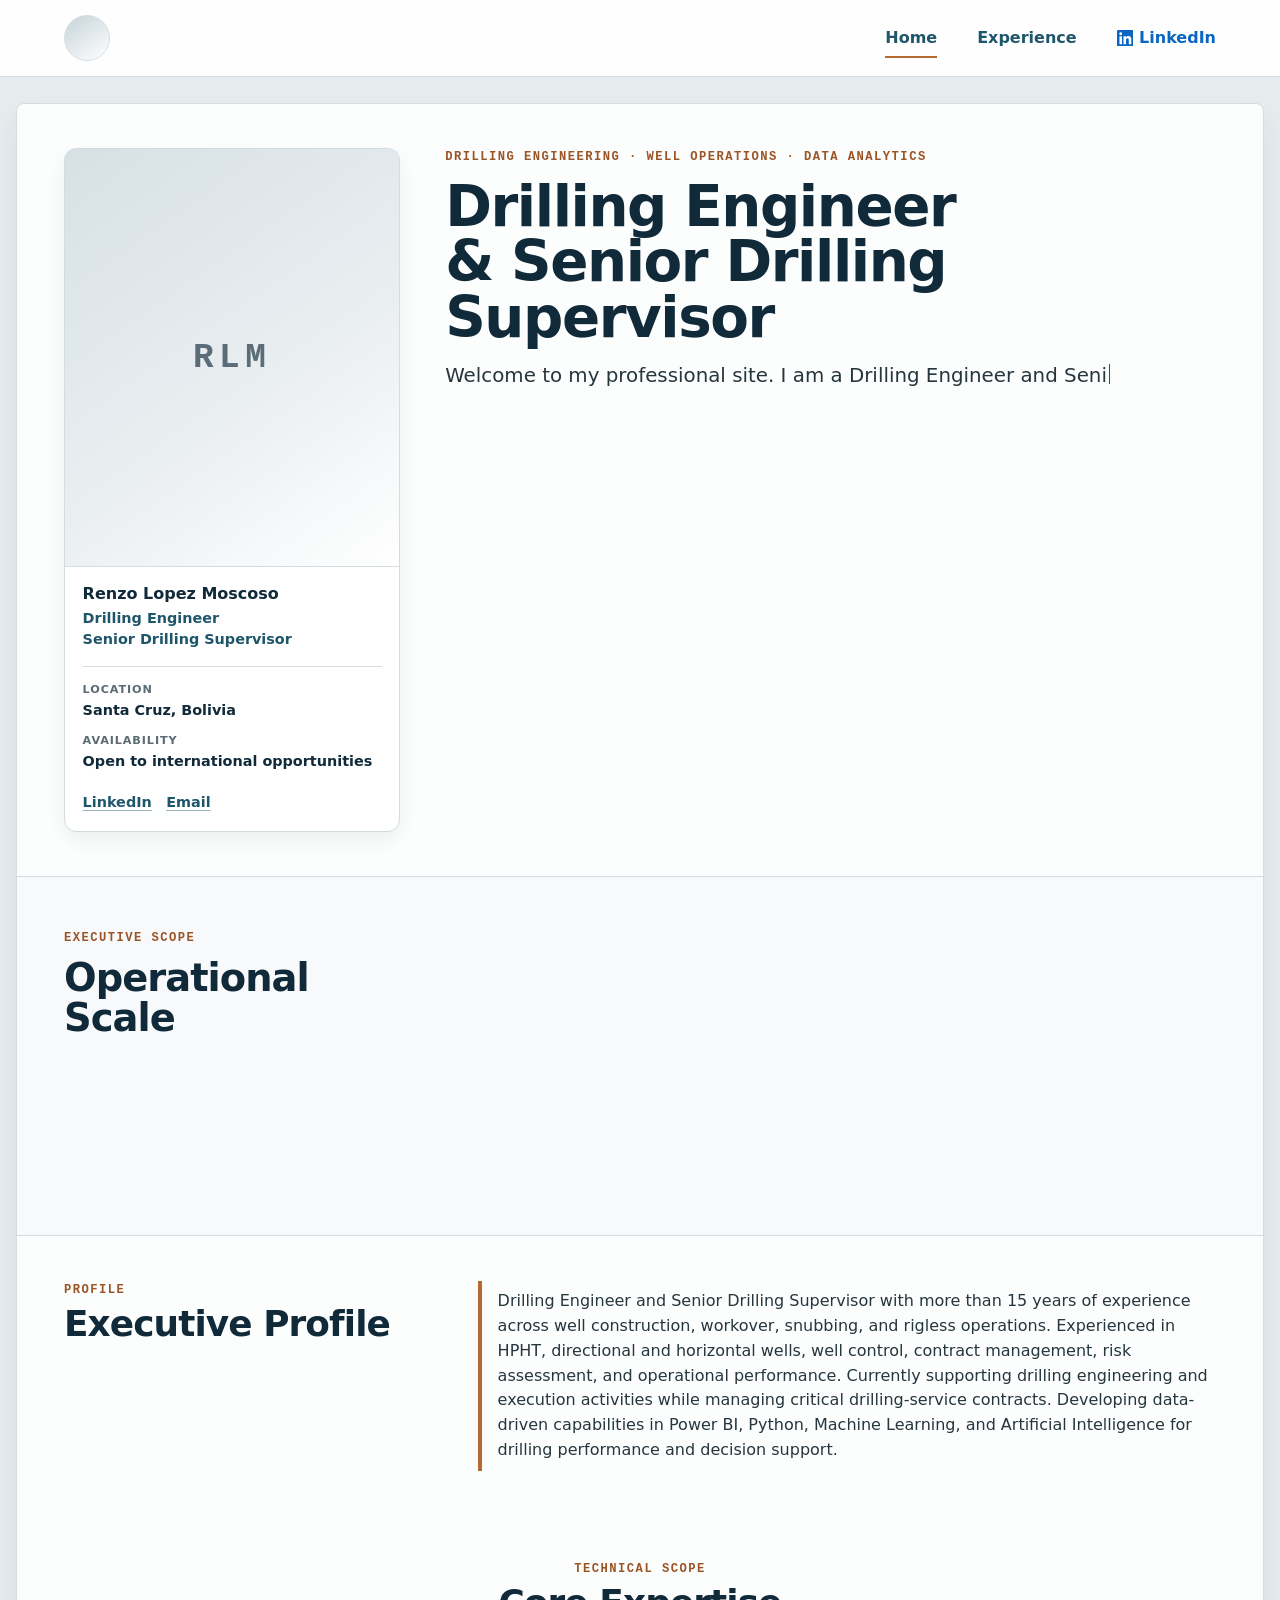
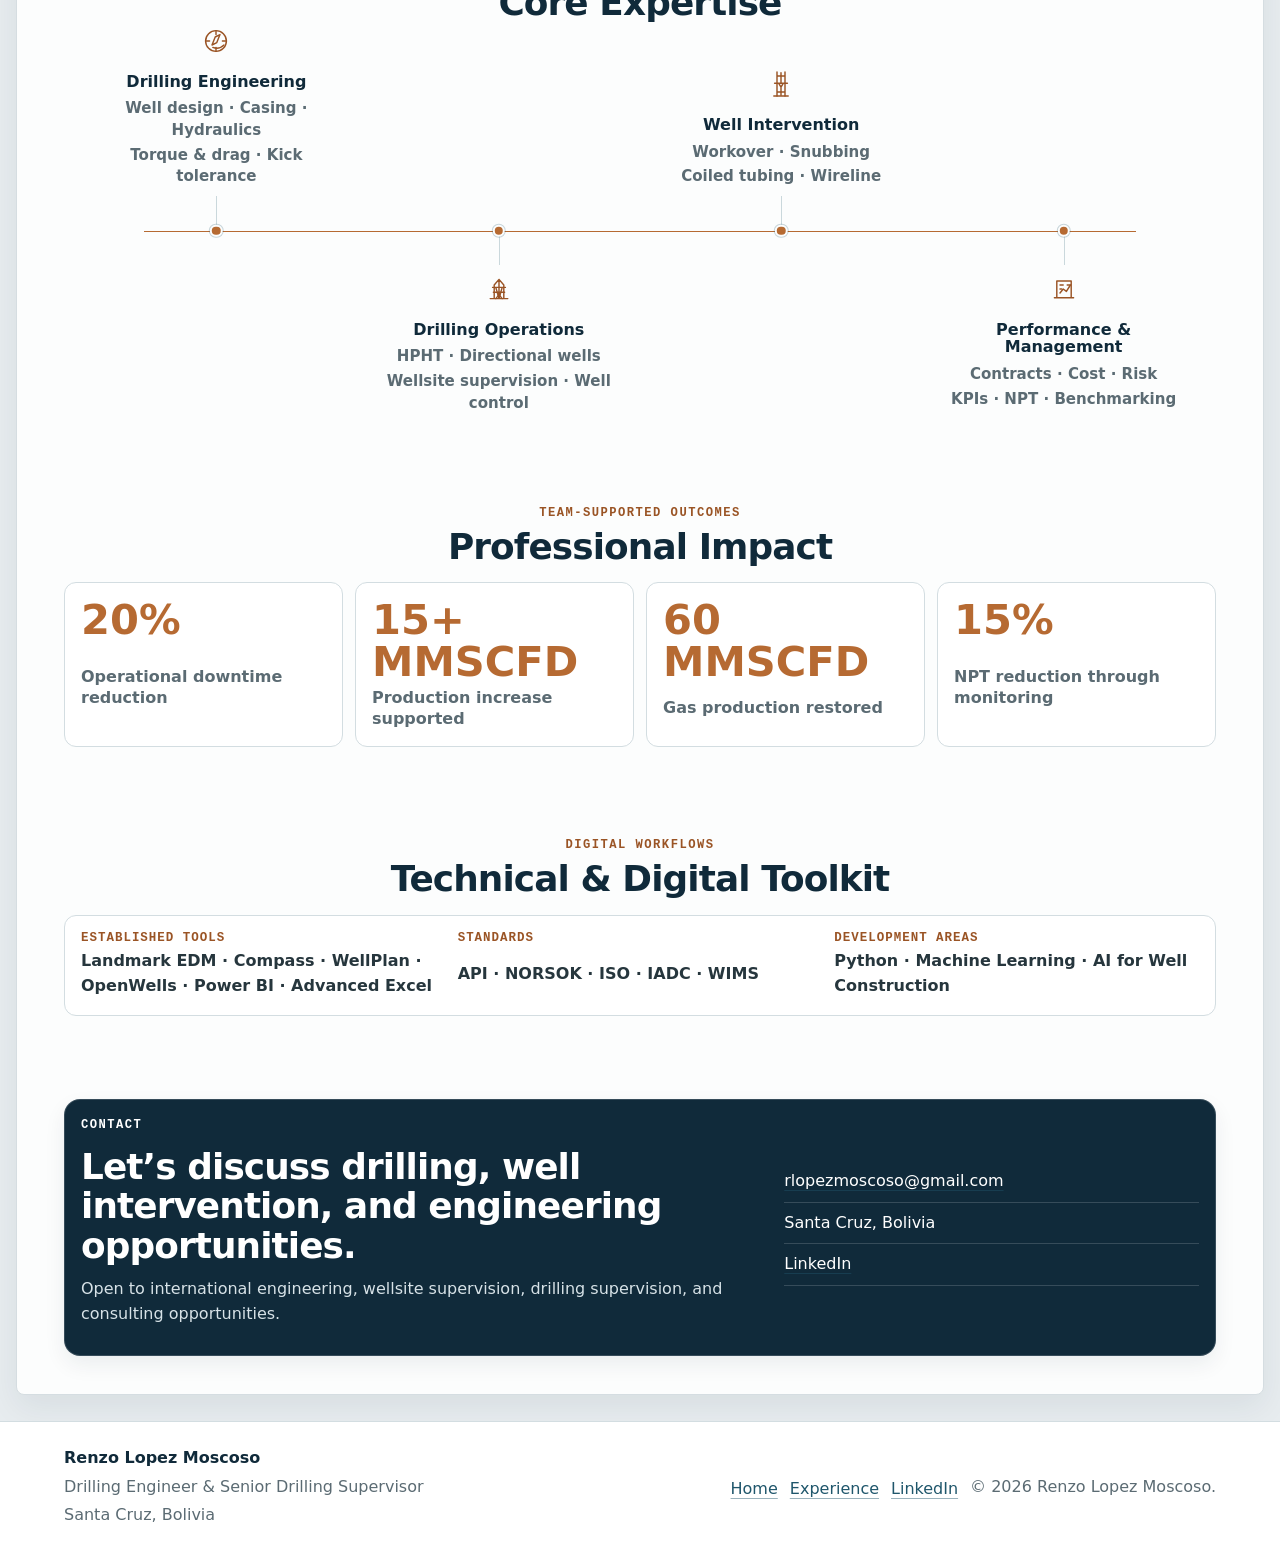
<file: index.html>
<!DOCTYPE html>
<html lang="en">
<head>
  <meta charset="UTF-8">
  <meta name="viewport" content="width=device-width, initial-scale=1.0">
  <meta name="description" content="Renzo Lopez Moscoso, Drilling Engineer and Senior Drilling Supervisor based in Santa Cruz, Bolivia, with 15+ years in drilling engineering, HPHT wells, workover, snubbing, rigless interventions, and drilling data analytics.">
  <title>Renzo Lopez Moscoso | Drilling Engineer &amp; Senior Drilling Supervisor</title>
  <link rel="stylesheet" href="css/styles.css">
</head>
<body>
  <a class="skip-link" href="#main-content">Skip to main content</a>

  <header class="site-header">
    <div class="container header-layout">
      <a class="site-avatar-link" href="index.html" aria-label="Go to Home">
        <span class="site-avatar-placeholder" aria-hidden="true"></span>
      </a>

      <button class="nav-toggle" type="button" aria-expanded="false" aria-controls="primary-navigation">
        <span class="nav-toggle-line" aria-hidden="true"></span>
        <span class="nav-toggle-line" aria-hidden="true"></span>
        <span class="nav-toggle-line" aria-hidden="true"></span>
        <span class="visually-hidden">Toggle navigation menu</span>
      </button>

      <nav class="primary-nav" id="primary-navigation" aria-label="Primary navigation">
        <ul class="nav-list">
          <li><a class="nav-link active" href="index.html" aria-current="page">Home</a></li>
          <li><a class="nav-link" href="experience.html">Experience</a></li>
          <li><a class="nav-link nav-linkedin" href="https://www.linkedin.com/in/renzo-lopez-426abb29/" target="_blank" rel="noopener noreferrer"><svg aria-hidden="true" focusable="false" viewBox="0 0 24 24" width="18" height="18"><path fill="currentColor" d="M20.45 20.45h-3.56v-5.57c0-1.33-.02-3.04-1.85-3.04-1.85 0-2.14 1.45-2.14 2.94v5.67H9.34V9h3.42v1.56h.05c.48-.9 1.64-1.85 3.37-1.85 3.61 0 4.27 2.38 4.27 5.47v6.27ZM5.32 7.43a2.06 2.06 0 1 1 0-4.12 2.06 2.06 0 0 1 0 4.12Zm1.78 13.02H3.54V9H7.1v11.45ZM22.23 0H1.77C.79 0 0 .77 0 1.72v20.56C0 23.23.79 24 1.77 24h20.46c.98 0 1.77-.77 1.77-1.72V1.72C24 .77 23.21 0 22.23 0Z"/></svg><span>LinkedIn</span></a></li>
        </ul>
      </nav>
    </div>
    <div class="scroll-progress" aria-hidden="true">
      <span class="scroll-progress-bar"></span>
    </div>
  </header>

  <main id="main-content" class="home-main">
    <section class="hero section" aria-labelledby="home-title">
      <div class="container hero-grid">
        <div class="hero-copy" data-hero-entrance="copy">
          <p class="eyebrow">Drilling Engineering · Well Operations · Data Analytics</p>
          <h1 id="home-title">Drilling Engineer<br>&amp; Senior Drilling Supervisor</h1>
          <p class="lead hero-typewriter" data-typewriter>
            <span class="visually-hidden">Welcome to my professional site. I am a Drilling Engineer and Senior Drilling Supervisor with more than 15 years of experience in well construction, HPHT operations, workover, well intervention, contract management, and drilling performance.</span>
            <span class="hero-typewriter-measure" aria-hidden="true">Welcome to my professional site. I am a Drilling Engineer and Senior Drilling Supervisor with more than 15 years of experience in well construction, HPHT operations, workover, well intervention, contract management, and drilling performance.</span>
            <span class="hero-typewriter-visible" aria-hidden="true"><span class="hero-typewriter-text"></span><span class="hero-typewriter-cursor"></span></span>
          </p>
          <div class="action-row">
            <a class="button" href="experience.html">View Experience</a>
            <a class="button button-quiet" href="https://www.linkedin.com/in/renzo-lopez-426abb29/" target="_blank" rel="noopener noreferrer">LinkedIn</a>
          </div>
        </div>

        <aside class="profile-card" aria-label="Professional profile" data-hero-entrance="profile">
          <div class="profile-photo-placeholder" aria-hidden="true">
            <span class="profile-photo-monogram">RLM</span>
          </div>
          <div class="profile-card-body">
            <div>
              <p class="profile-card-name">Renzo Lopez Moscoso</p>
              <p class="profile-card-role">Drilling Engineer<br>Senior Drilling Supervisor</p>
            </div>
            <dl class="profile-card-details">
              <div>
                <dt>Location</dt>
                <dd>Santa Cruz, Bolivia</dd>
              </div>
              <div>
                <dt>Availability</dt>
                <dd>Open to international opportunities</dd>
              </div>
            </dl>
            <div class="profile-card-links" aria-label="Profile contact links">
              <a href="https://www.linkedin.com/in/renzo-lopez-426abb29/" target="_blank" rel="noopener noreferrer">LinkedIn</a>
              <a href="mailto:rlopezmoscoso@gmail.com">Email</a>
            </div>
          </div>
        </aside>
      </div>
    </section>

    <section class="section executive-scope-section" aria-labelledby="operational-scale-title">
      <div class="container executive-scope-layout">
        <div class="executive-scope-heading" data-reveal>
          <p class="eyebrow">Executive Scope</p>
          <h2 id="operational-scale-title">Operational Scale</h2>
        </div>

        <aside class="executive-metrics" aria-label="Executive metrics">
          <dl class="metrics-list">
            <div data-metric-sequence="left-1"><dt>15+ Years</dt><dd>Industry experience</dd></div>
            <div data-metric-sequence="right-1"><dt>30+ Wells</dt><dd>HPHT supervisory scope</dd></div>
            <div data-metric-sequence="left-2"><dt>22,500 ft</dt><dd>Approximate maximum total depth</dd></div>
            <div data-metric-sequence="right-2"><dt>3,000 HP</dt><dd>Rig-capacity experience</dd></div>
            <div data-metric-sequence="left-3"><dt>15,000 psi</dt><dd>BOP-system experience</dd></div>
            <div data-metric-sequence="right-3"><dt>7+ Contracts</dt><dd>Critical service contracts managed</dd></div>
          </dl>
        </aside>
      </div>
    </section>

    <section class="section section-surface executive-profile-section" aria-labelledby="profile-title">
      <div class="container content-grid">
        <div class="section-heading" data-reveal>
          <p class="eyebrow">Profile</p>
          <h2 id="profile-title">Executive Profile</h2>
        </div>
        <div class="profile-copy" data-reveal>
          <p>Drilling Engineer and Senior Drilling Supervisor with more than 15 years of experience across well construction, workover, snubbing, and rigless operations. Experienced in HPHT, directional and horizontal wells, well control, contract management, risk assessment, and operational performance. Currently supporting drilling engineering and execution activities while managing critical drilling-service contracts. Developing data-driven capabilities in Power BI, Python, Machine Learning, and Artificial Intelligence for drilling performance and decision support.</p>
        </div>
      </div>
    </section>

    <section class="section" aria-labelledby="expertise-title">
      <div class="container">
        <div class="section-heading centered-heading" data-reveal>
          <p class="eyebrow">Technical Scope</p>
          <h2 id="expertise-title">Core Expertise</h2>
        </div>
        <div class="expertise-timeline" data-expertise-timeline aria-label="Core expertise technical timeline">
          <div class="expertise-timeline-rail" aria-hidden="true"><span class="expertise-timeline-progress"></span></div>
          <article class="expertise-node expertise-node-above" style="--expertise-index: 0;">
            <span class="expertise-node-marker" aria-hidden="true"></span>
            <span class="expertise-node-connector" aria-hidden="true"></span>
            <div class="expertise-node-content">
              <svg class="expertise-node-icon" aria-hidden="true" focusable="false" viewBox="0 0 40 40"><circle cx="20" cy="20" r="13"></circle><path d="M20 7v5M20 28v5M7 20h5M28 20h5M15 25l4-10 6-3-4 10-6 3Z"></path><path d="M16 28c5 2 10 1 14-3"></path></svg>
              <h3>Drilling Engineering</h3>
              <p>Well design · Casing · Hydraulics</p>
              <p>Torque &amp; drag · Kick tolerance</p>
            </div>
          </article>
          <article class="expertise-node expertise-node-below" style="--expertise-index: 1;">
            <span class="expertise-node-marker" aria-hidden="true"></span>
            <span class="expertise-node-connector" aria-hidden="true"></span>
            <div class="expertise-node-content">
              <svg class="expertise-node-icon" aria-hidden="true" focusable="false" viewBox="0 0 40 40"><path d="M9 32h22M14 32V15l6-7 6 7v17M12 18h16M16 18l4 14 4-14M20 8v24"></path><path d="M16 32l4-5 4 5M13 24h14"></path></svg>
              <h3>Drilling Operations</h3>
              <p>HPHT · Directional wells</p>
              <p>Wellsite supervision · Well control</p>
            </div>
          </article>
          <article class="expertise-node expertise-node-above" style="--expertise-index: 2;">
            <span class="expertise-node-marker" aria-hidden="true"></span>
            <span class="expertise-node-connector" aria-hidden="true"></span>
            <div class="expertise-node-content">
              <svg class="expertise-node-icon" aria-hidden="true" focusable="false" viewBox="0 0 40 40"><path d="M15 5v30M25 5v30M15 10h10M15 30h10"></path><path d="M20 6v13M20 24v10M12 19h16M17 19l3 5 3-5"></path><path d="M11 35h18"></path></svg>
              <h3>Well Intervention</h3>
              <p>Workover · Snubbing</p>
              <p>Coiled tubing · Wireline</p>
            </div>
          </article>
          <article class="expertise-node expertise-node-below" style="--expertise-index: 3;">
            <span class="expertise-node-marker" aria-hidden="true"></span>
            <span class="expertise-node-connector" aria-hidden="true"></span>
            <div class="expertise-node-content">
              <svg class="expertise-node-icon" aria-hidden="true" focusable="false" viewBox="0 0 40 40"><path d="M8 31h24M11 31V10h18v21"></path><path d="M15 25l4-5 4 3 5-8"></path><path d="M15 15h4M15 20h2M24 15h4"></path></svg>
              <h3>Performance &amp; Management</h3>
              <p>Contracts · Cost · Risk</p>
              <p>KPIs · NPT · Benchmarking</p>
            </div>
          </article>
        </div>
      </div>
    </section>

    <section class="section impact-results" aria-labelledby="impact-title">
      <div class="container">
        <div class="section-heading centered-heading" data-reveal><p class="eyebrow">Team-supported outcomes</p><h2 id="impact-title">Professional Impact</h2></div>
        <div class="impact-grid" aria-label="Professional impact metrics">
          <div class="impact-card" data-reveal data-reveal-delay="0"><strong>20%</strong><span>Operational downtime reduction</span></div>
          <div class="impact-card" data-reveal data-reveal-delay="60"><strong>15+ MMSCFD</strong><span>Production increase supported</span></div>
          <div class="impact-card" data-reveal data-reveal-delay="120"><strong>60 MMSCFD</strong><span>Gas production restored</span></div>
          <div class="impact-card" data-reveal data-reveal-delay="180"><strong>15%</strong><span>NPT reduction through monitoring</span></div>
        </div>
      </div>
    </section>

    <section class="section section-surface toolkit-section" aria-labelledby="toolkit-title">
      <div class="container">
        <div class="section-heading centered-heading" data-reveal><p class="eyebrow">Digital workflows</p><h2 id="toolkit-title">Technical &amp; Digital Toolkit</h2></div>
        <div class="toolkit-groups" data-reveal>
          <article class="toolkit-group"><h3>Established Tools</h3><p>Landmark EDM · Compass · WellPlan · OpenWells · Power BI · Advanced Excel</p></article>
          <article class="toolkit-group"><h3>Standards</h3><p>API · NORSOK · ISO · IADC · WIMS</p></article>
          <article class="toolkit-group"><h3>Development Areas</h3><p>Python · Machine Learning · AI for Well Construction</p></article>
        </div>
      </div>
    </section>

    <section class="section contact-section" aria-labelledby="contact-title">
      <div class="container contact-card" data-reveal>
        <div>
          <p class="eyebrow">Contact</p>
          <h2 id="contact-title">Let’s discuss drilling, well intervention, and engineering opportunities.</h2>
          <p>Open to international engineering, wellsite supervision, drilling supervision, and consulting opportunities.</p>
        </div>
        <address class="contact-list">
          <a href="mailto:rlopezmoscoso@gmail.com">rlopezmoscoso@gmail.com</a>
          <span>Santa Cruz, Bolivia</span>
          <a href="https://www.linkedin.com/in/renzo-lopez-426abb29/" target="_blank" rel="noopener noreferrer">LinkedIn</a>
        </address>
      </div>
    </section>
  </main>

  <footer class="site-footer">
    <div class="container footer-layout">
      <div>
        <p class="footer-name">Renzo Lopez Moscoso</p>
        <p>Drilling Engineer &amp; Senior Drilling Supervisor</p>
        <p>Santa Cruz, Bolivia</p>
      </div>
      <nav aria-label="Footer navigation">
        <ul class="footer-links">
          <li><a href="index.html">Home</a></li>
          <li><a href="experience.html">Experience</a></li>
          <li><a href="https://www.linkedin.com/in/renzo-lopez-426abb29/" target="_blank" rel="noopener noreferrer">LinkedIn</a></li>
        </ul>
      </nav>
      <p class="copyright">&copy; <span data-current-year>2026</span> Renzo Lopez Moscoso.</p>
    </div>
  </footer>

  <script src="js/main.js" defer></script>
</body>
</html>
</file>
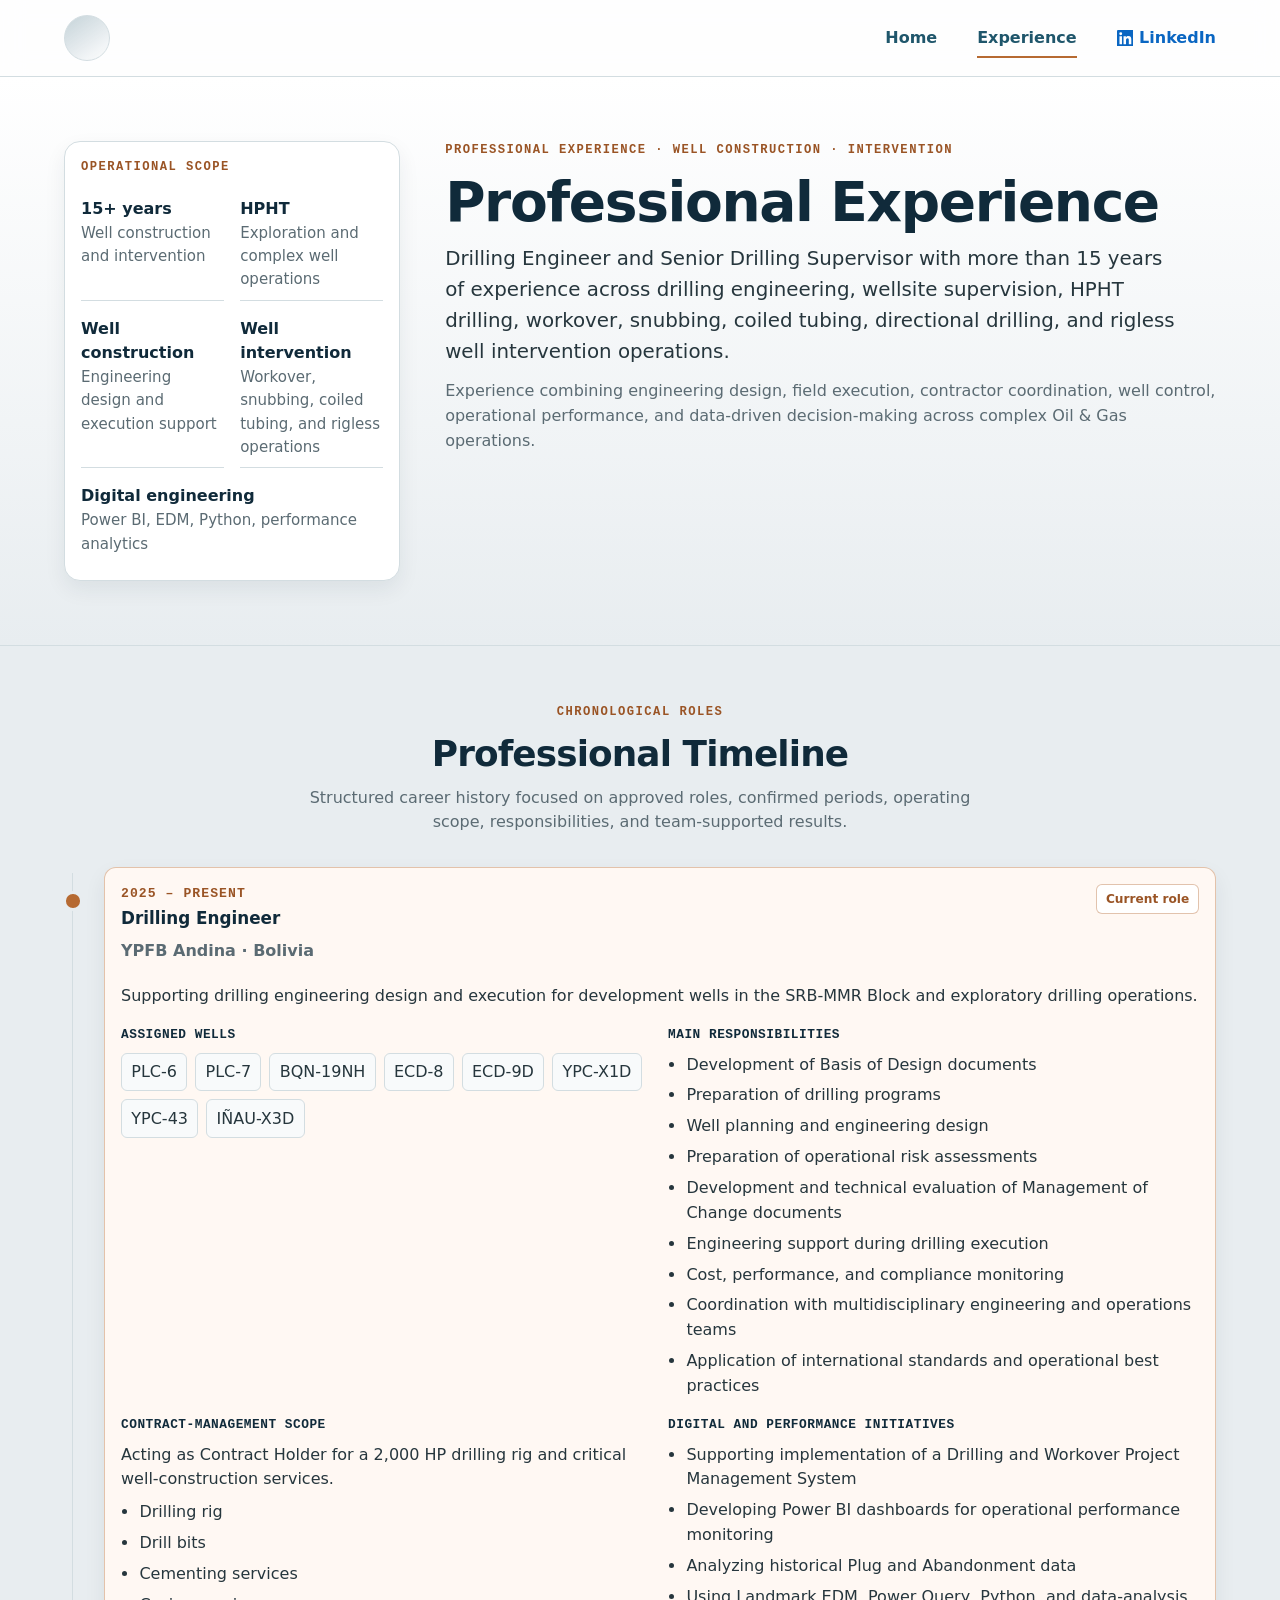
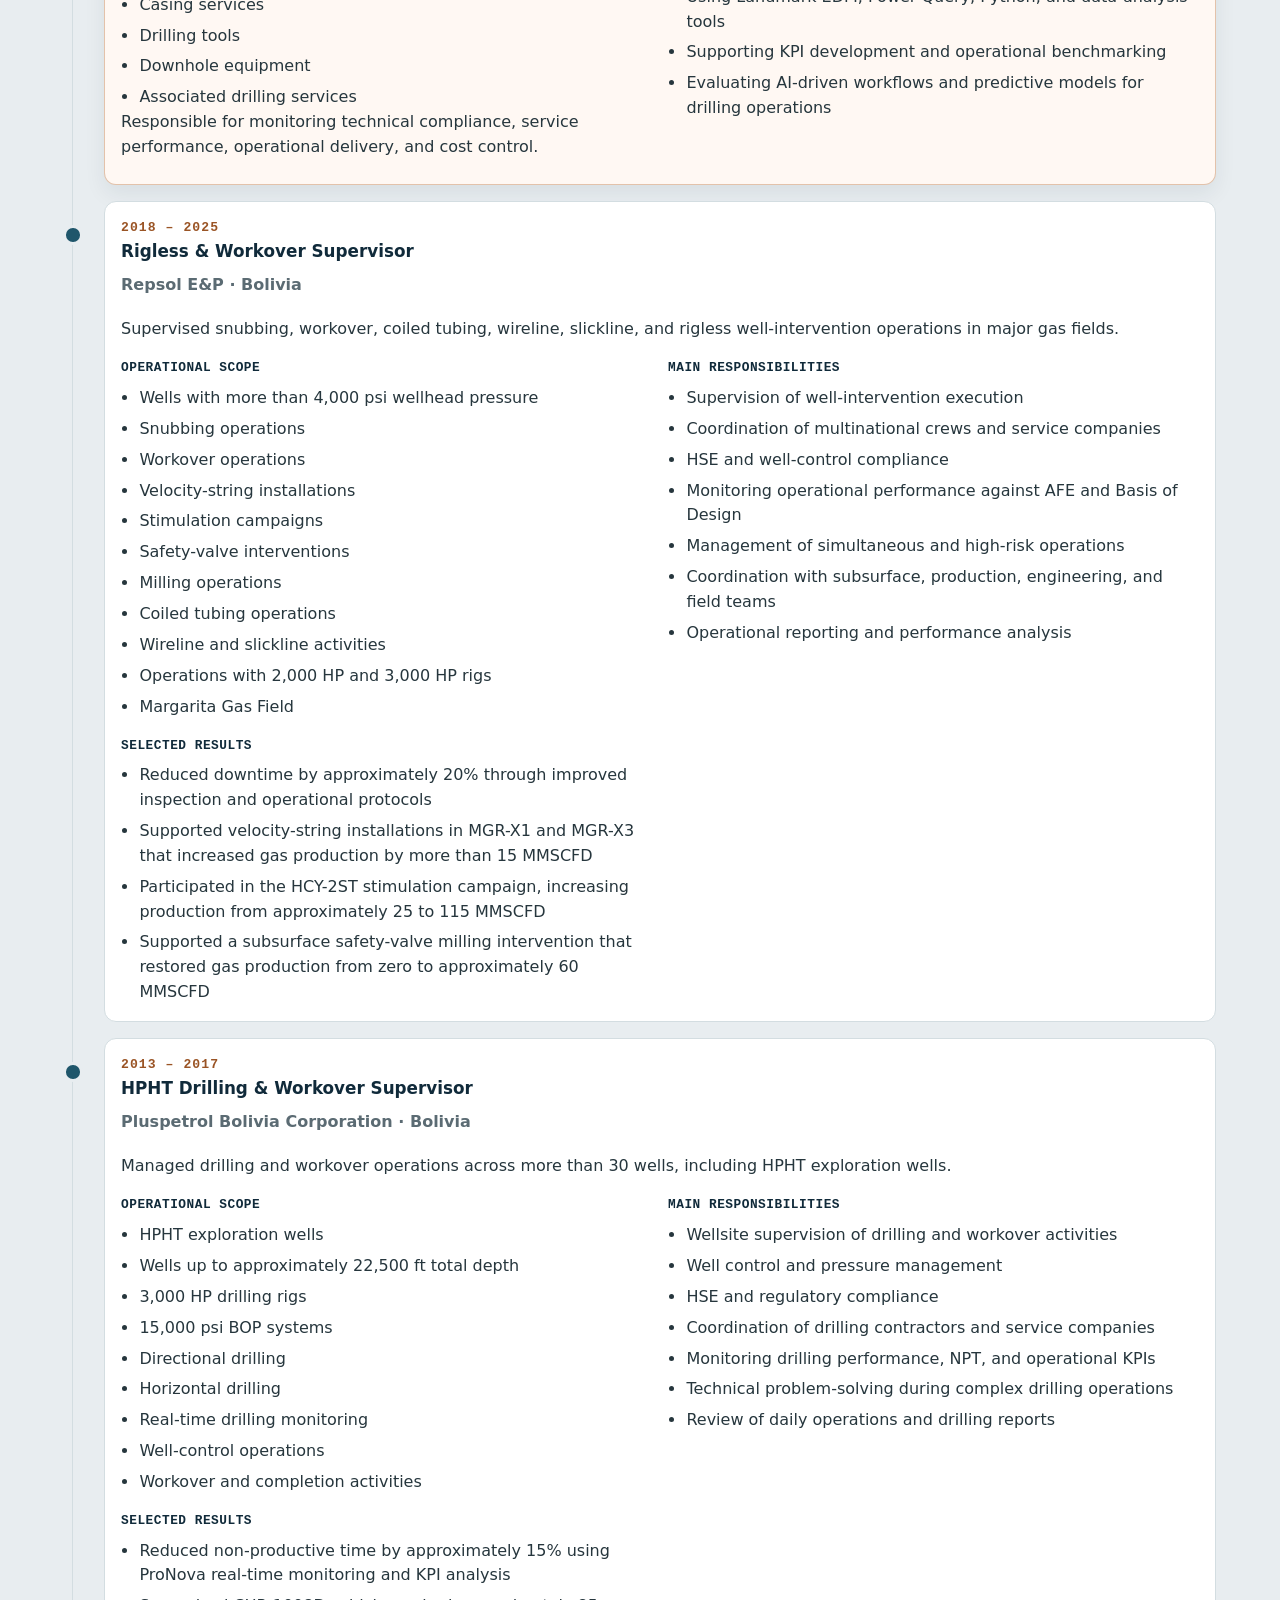
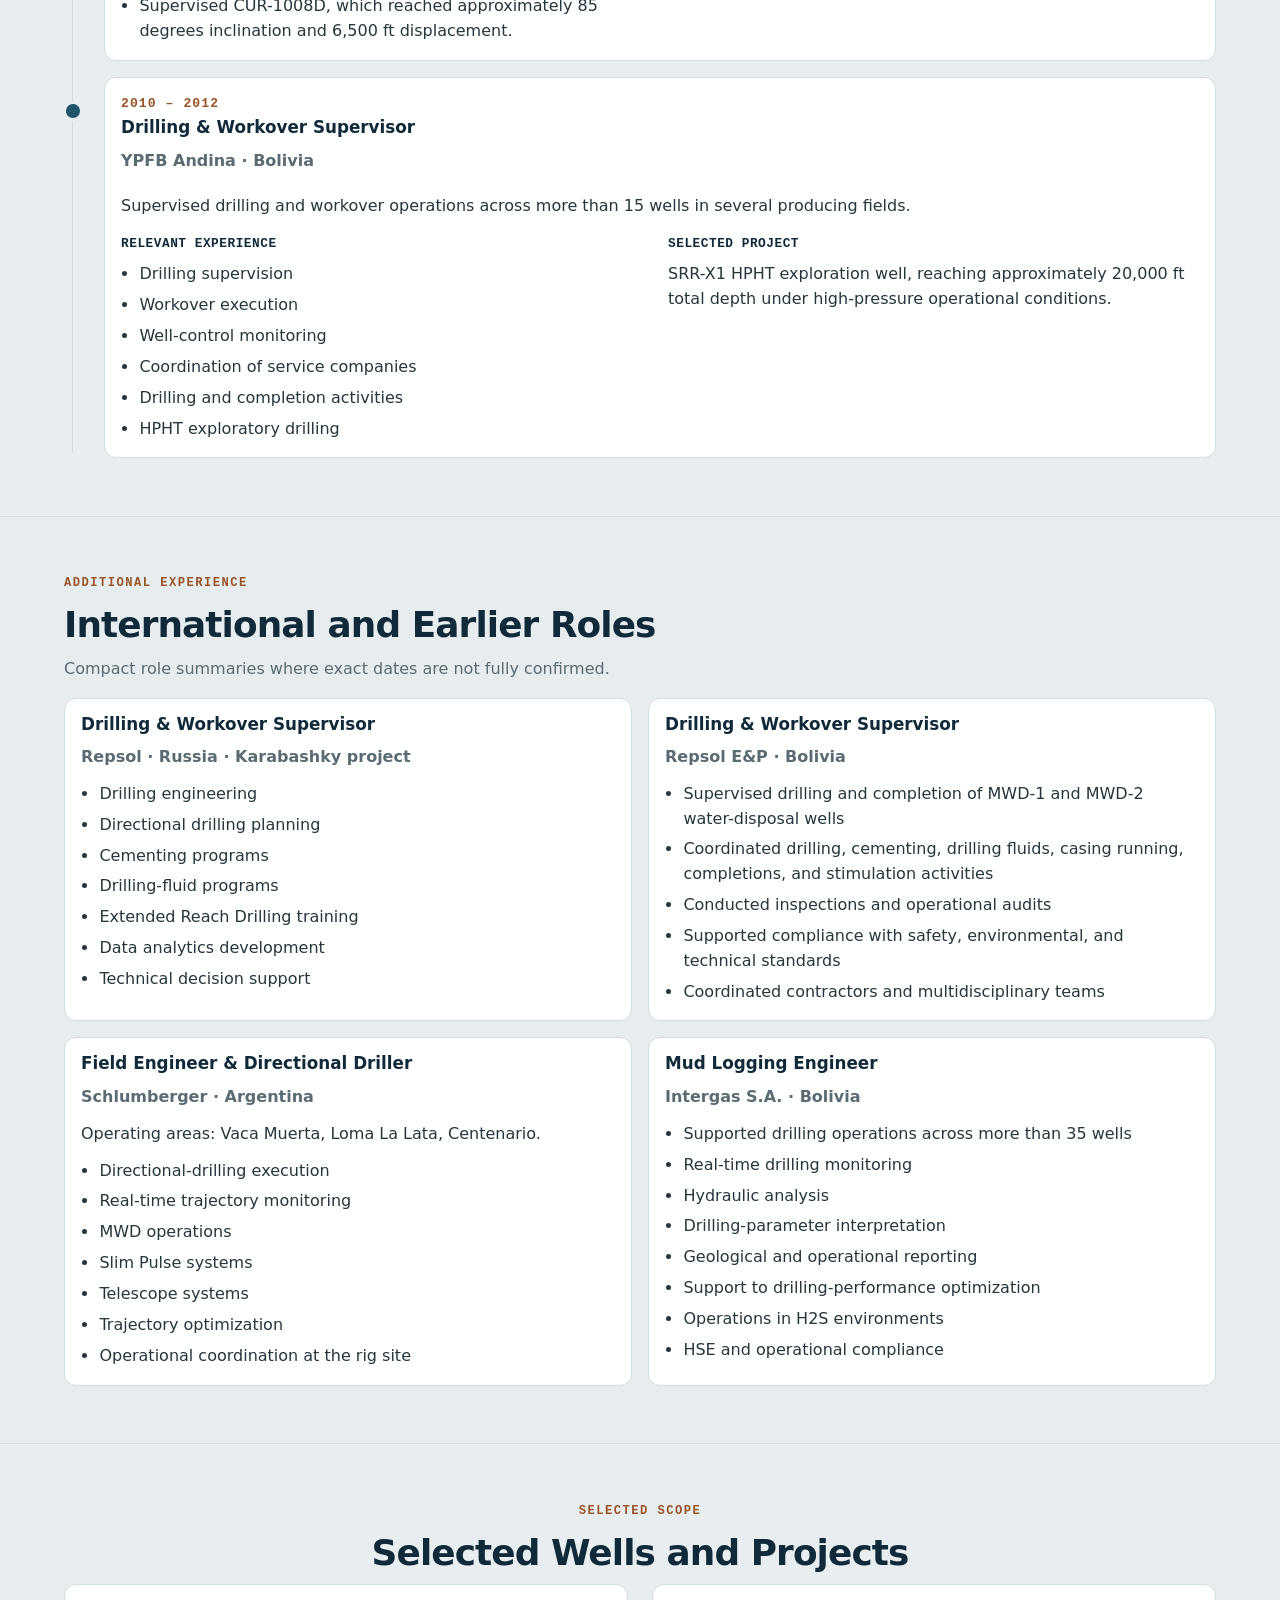
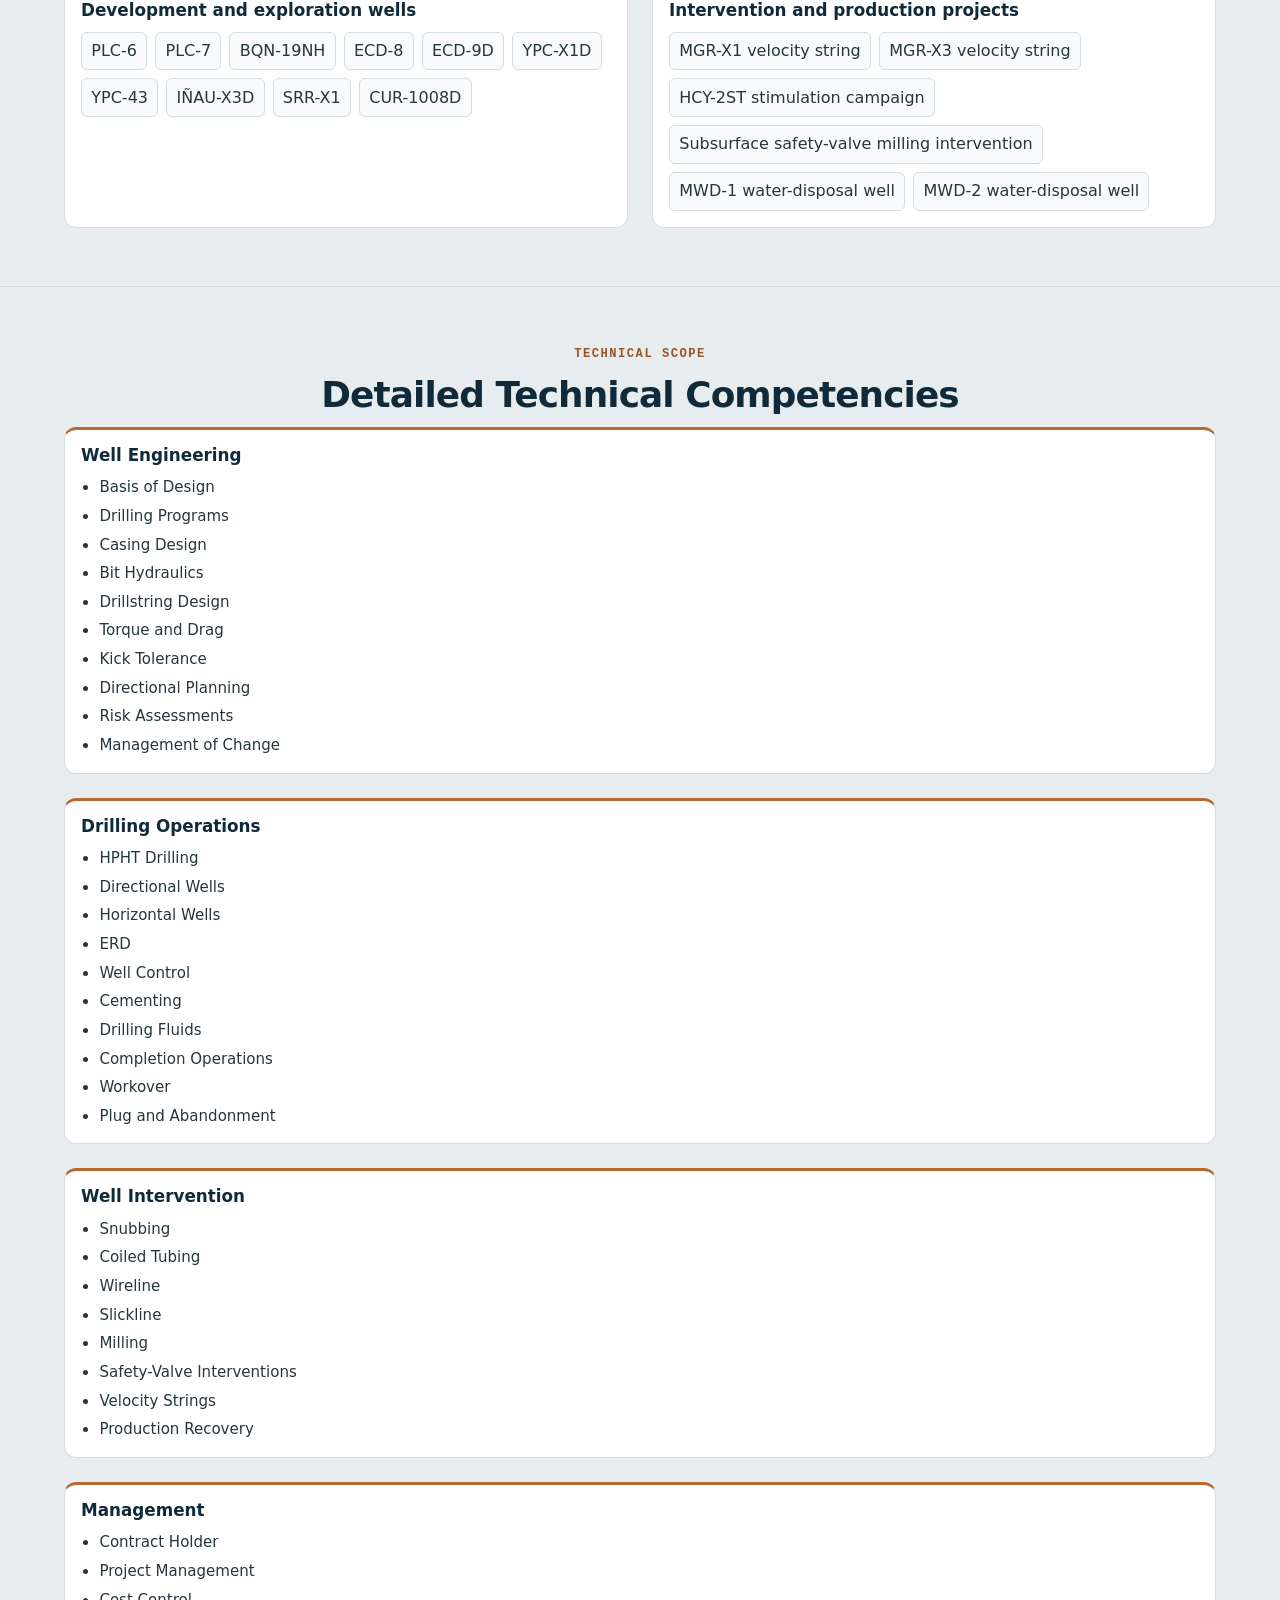
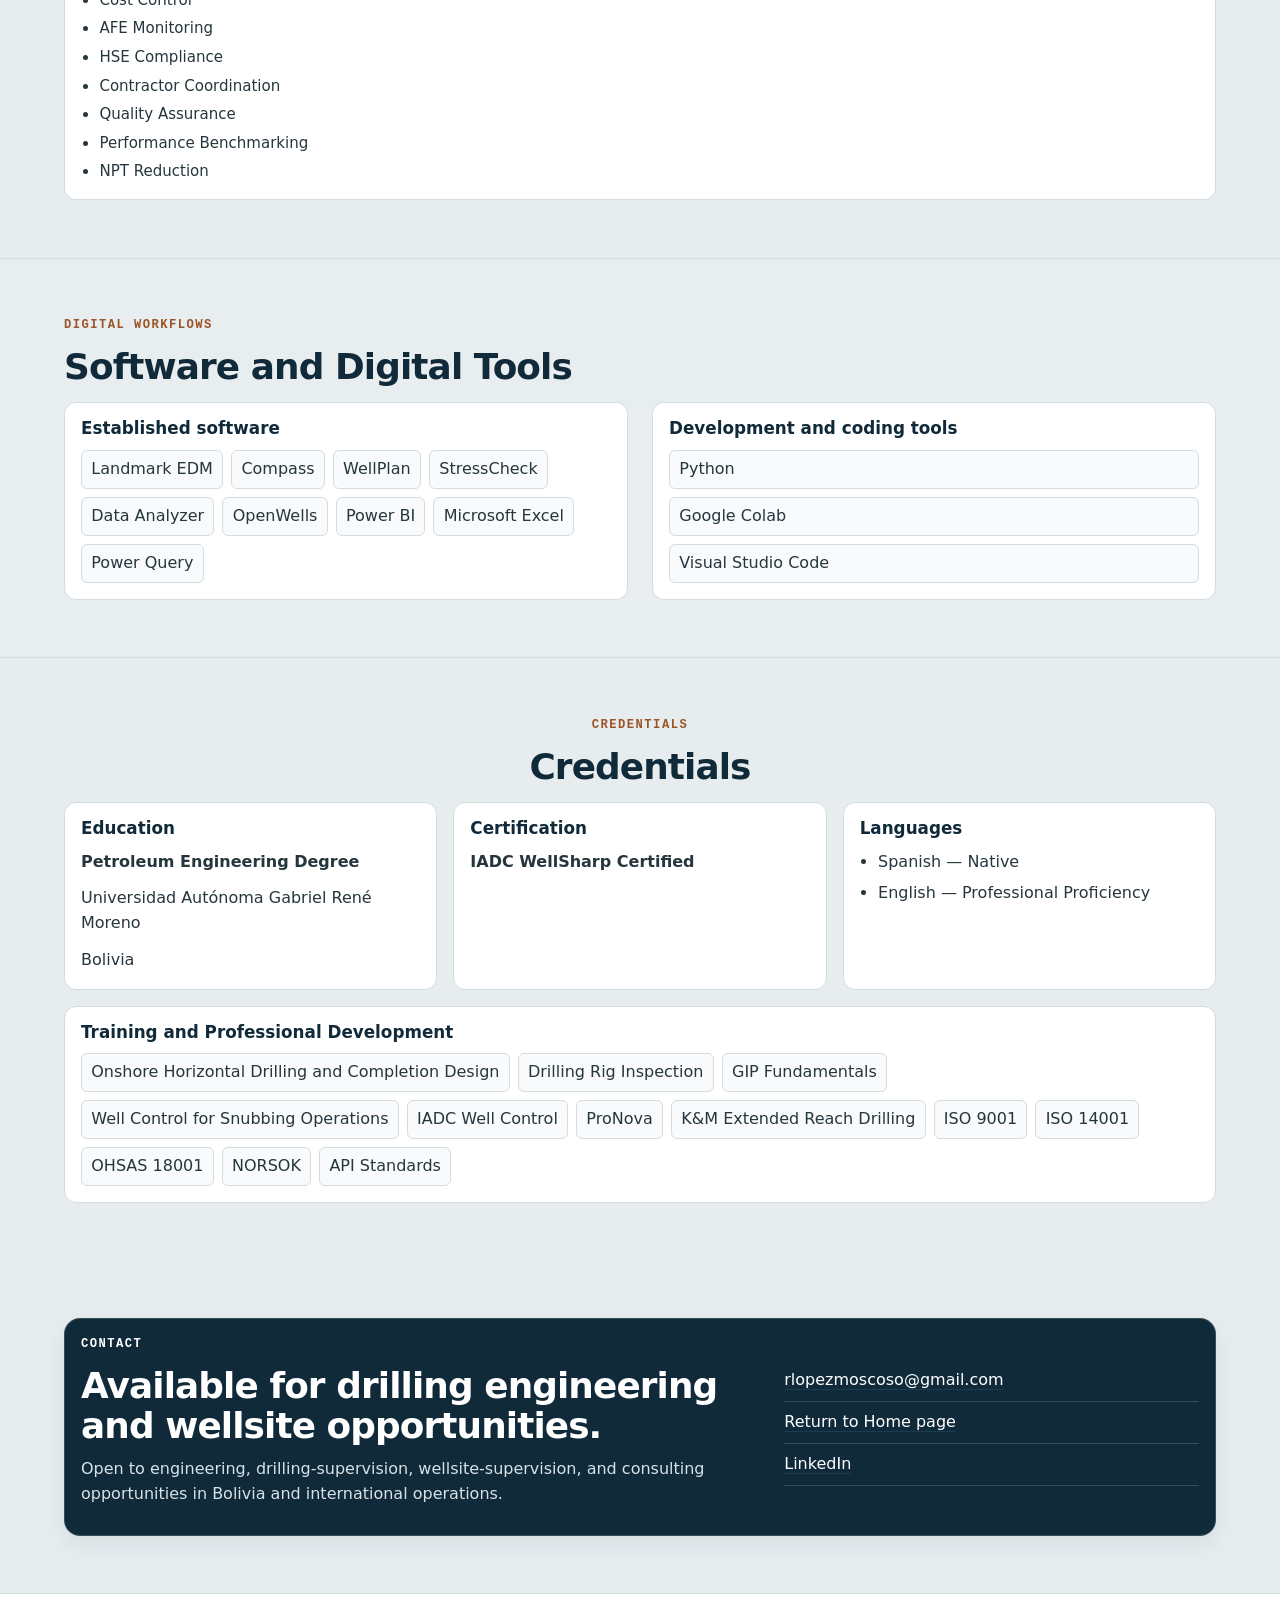
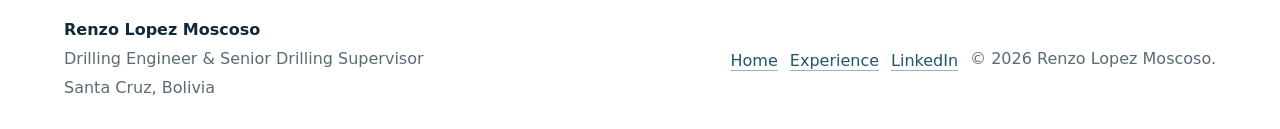
<file: experience.html>
<!DOCTYPE html>
<html lang="en">
<head>
  <meta charset="UTF-8">
  <meta name="viewport" content="width=device-width, initial-scale=1.0">
  <meta name="description" content="Professional experience of Renzo Lopez Moscoso as a Drilling Engineer and Senior Drilling Supervisor across drilling engineering, HPHT drilling, workover, snubbing, rigless operations, directional drilling, contract management, and drilling data analytics.">
  <title>Professional Experience | Renzo Lopez Moscoso</title>
  <link rel="stylesheet" href="css/styles.css">
</head>
<body>
  <a class="skip-link" href="#main-content">Skip to main content</a>

  <header class="site-header">
    <div class="container header-layout">
      <a class="site-avatar-link" href="index.html" aria-label="Go to Home">
        <span class="site-avatar-placeholder" aria-hidden="true"></span>
      </a>

      <button class="nav-toggle" type="button" aria-expanded="false" aria-controls="primary-navigation">
        <span class="nav-toggle-line" aria-hidden="true"></span>
        <span class="nav-toggle-line" aria-hidden="true"></span>
        <span class="nav-toggle-line" aria-hidden="true"></span>
        <span class="visually-hidden">Toggle navigation menu</span>
      </button>

      <nav class="primary-nav" id="primary-navigation" aria-label="Primary navigation">
        <ul class="nav-list">
          <li><a class="nav-link" href="index.html">Home</a></li>
          <li><a class="nav-link active" href="experience.html" aria-current="page">Experience</a></li>
          <li><a class="nav-link nav-linkedin" href="https://www.linkedin.com/in/renzo-lopez-426abb29/" target="_blank" rel="noopener noreferrer"><svg aria-hidden="true" focusable="false" viewBox="0 0 24 24" width="18" height="18"><path fill="currentColor" d="M20.45 20.45h-3.56v-5.57c0-1.33-.02-3.04-1.85-3.04-1.85 0-2.14 1.45-2.14 2.94v5.67H9.34V9h3.42v1.56h.05c.48-.9 1.64-1.85 3.37-1.85 3.61 0 4.27 2.38 4.27 5.47v6.27ZM5.32 7.43a2.06 2.06 0 1 1 0-4.12 2.06 2.06 0 0 1 0 4.12Zm1.78 13.02H3.54V9H7.1v11.45ZM22.23 0H1.77C.79 0 0 .77 0 1.72v20.56C0 23.23.79 24 1.77 24h20.46c.98 0 1.77-.77 1.77-1.72V1.72C24 .77 23.21 0 22.23 0Z"/></svg><span>LinkedIn</span></a></li>
        </ul>
      </nav>
    </div>
    <div class="scroll-progress" aria-hidden="true">
      <span class="scroll-progress-bar"></span>
    </div>
  </header>

  <main id="main-content">
    <section class="hero section experience-hero" aria-labelledby="experience-title">
      <div class="container hero-grid">
        <div class="hero-copy">
          <p class="eyebrow">Professional Experience · Well Construction · Intervention</p>
          <h1 id="experience-title">Professional Experience</h1>
          <p class="lead">Drilling Engineer and Senior Drilling Supervisor with more than 15 years of experience across drilling engineering, wellsite supervision, HPHT drilling, workover, snubbing, coiled tubing, directional drilling, and rigless well intervention operations.</p>
          <p class="hero-support">Experience combining engineering design, field execution, contractor coordination, well control, operational performance, and data-driven decision-making across complex Oil &amp; Gas operations.</p>
        </div>

        <aside class="experience-summary-panel" aria-label="Experience summary">
          <p class="panel-kicker">Operational scope</p>
          <dl class="summary-stats">
            <div>
              <dt>15+ years</dt>
              <dd>Well construction and intervention</dd>
            </div>
            <div>
              <dt>HPHT</dt>
              <dd>Exploration and complex well operations</dd>
            </div>
            <div>
              <dt>Well construction</dt>
              <dd>Engineering design and execution support</dd>
            </div>
            <div>
              <dt>Well intervention</dt>
              <dd>Workover, snubbing, coiled tubing, and rigless operations</dd>
            </div>
            <div>
              <dt>Digital engineering</dt>
              <dd>Power BI, EDM, Python, performance analytics</dd>
            </div>
          </dl>
        </aside>
      </div>
    </section>

    <section class="section section-surface" aria-labelledby="timeline-title">
      <div class="container">
        <div class="section-heading centered-heading">
          <p class="eyebrow">Chronological roles</p>
          <h2 id="timeline-title">Professional Timeline</h2>
          <p class="section-intro">Structured career history focused on approved roles, confirmed periods, operating scope, responsibilities, and team-supported results.</p>
        </div>

        <div class="timeline">
          <article class="role-card current-role">
            <header class="role-header">
              <div>
                <p class="role-period">2025 – Present</p>
                <h3>Drilling Engineer</h3>
                <p class="role-company">YPFB Andina · Bolivia</p>
              </div>
              <span class="role-status">Current role</span>
            </header>

            <p>Supporting drilling engineering design and execution for development wells in the SRB-MMR Block and exploratory drilling operations.</p>

            <div class="role-columns">
              <div>
                <h4>Assigned wells</h4>
                <ul class="tag-list">
                  <li>PLC-6</li>
                  <li>PLC-7</li>
                  <li>BQN-19NH</li>
                  <li>ECD-8</li>
                  <li>ECD-9D</li>
                  <li>YPC-X1D</li>
                  <li>YPC-43</li>
                  <li>IÑAU-X3D</li>
                </ul>
              </div>

              <div>
                <h4>Main responsibilities</h4>
                <ul>
                  <li>Development of Basis of Design documents</li>
                  <li>Preparation of drilling programs</li>
                  <li>Well planning and engineering design</li>
                  <li>Preparation of operational risk assessments</li>
                  <li>Development and technical evaluation of Management of Change documents</li>
                  <li>Engineering support during drilling execution</li>
                  <li>Cost, performance, and compliance monitoring</li>
                  <li>Coordination with multidisciplinary engineering and operations teams</li>
                  <li>Application of international standards and operational best practices</li>
                </ul>
              </div>

              <div>
                <h4>Contract-management scope</h4>
                <p>Acting as Contract Holder for a 2,000 HP drilling rig and critical well-construction services.</p>
                <ul>
                  <li>Drilling rig</li>
                  <li>Drill bits</li>
                  <li>Cementing services</li>
                  <li>Casing services</li>
                  <li>Drilling tools</li>
                  <li>Downhole equipment</li>
                  <li>Associated drilling services</li>
                </ul>
                <p>Responsible for monitoring technical compliance, service performance, operational delivery, and cost control.</p>
              </div>

              <div>
                <h4>Digital and performance initiatives</h4>
                <ul>
                  <li>Supporting implementation of a Drilling and Workover Project Management System</li>
                  <li>Developing Power BI dashboards for operational performance monitoring</li>
                  <li>Analyzing historical Plug and Abandonment data</li>
                  <li>Using Landmark EDM, Power Query, Python, and data-analysis tools</li>
                  <li>Supporting KPI development and operational benchmarking</li>
                  <li>Evaluating AI-driven workflows and predictive models for drilling operations</li>
                </ul>
              </div>
            </div>
          </article>

          <article class="role-card">
            <header class="role-header">
              <div>
                <p class="role-period">2018 – 2025</p>
                <h3>Rigless &amp; Workover Supervisor</h3>
                <p class="role-company">Repsol E&amp;P · Bolivia</p>
              </div>
            </header>

            <p>Supervised snubbing, workover, coiled tubing, wireline, slickline, and rigless well-intervention operations in major gas fields.</p>

            <div class="role-columns">
              <div>
                <h4>Operational scope</h4>
                <ul>
                  <li>Wells with more than 4,000 psi wellhead pressure</li>
                  <li>Snubbing operations</li>
                  <li>Workover operations</li>
                  <li>Velocity-string installations</li>
                  <li>Stimulation campaigns</li>
                  <li>Safety-valve interventions</li>
                  <li>Milling operations</li>
                  <li>Coiled tubing operations</li>
                  <li>Wireline and slickline activities</li>
                  <li>Operations with 2,000 HP and 3,000 HP rigs</li>
                  <li>Margarita Gas Field</li>
                </ul>
              </div>

              <div>
                <h4>Main responsibilities</h4>
                <ul>
                  <li>Supervision of well-intervention execution</li>
                  <li>Coordination of multinational crews and service companies</li>
                  <li>HSE and well-control compliance</li>
                  <li>Monitoring operational performance against AFE and Basis of Design</li>
                  <li>Management of simultaneous and high-risk operations</li>
                  <li>Coordination with subsurface, production, engineering, and field teams</li>
                  <li>Operational reporting and performance analysis</li>
                </ul>
              </div>

              <div>
                <h4>Selected results</h4>
                <ul>
                  <li>Reduced downtime by approximately 20% through improved inspection and operational protocols</li>
                  <li>Supported velocity-string installations in MGR-X1 and MGR-X3 that increased gas production by more than 15 MMSCFD</li>
                  <li>Participated in the HCY-2ST stimulation campaign, increasing production from approximately 25 to 115 MMSCFD</li>
                  <li>Supported a subsurface safety-valve milling intervention that restored gas production from zero to approximately 60 MMSCFD</li>
                </ul>
              </div>
            </div>
          </article>

          <article class="role-card">
            <header class="role-header">
              <div>
                <p class="role-period">2013 – 2017</p>
                <h3>HPHT Drilling &amp; Workover Supervisor</h3>
                <p class="role-company">Pluspetrol Bolivia Corporation · Bolivia</p>
              </div>
            </header>

            <p>Managed drilling and workover operations across more than 30 wells, including HPHT exploration wells.</p>

            <div class="role-columns">
              <div>
                <h4>Operational scope</h4>
                <ul>
                  <li>HPHT exploration wells</li>
                  <li>Wells up to approximately 22,500 ft total depth</li>
                  <li>3,000 HP drilling rigs</li>
                  <li>15,000 psi BOP systems</li>
                  <li>Directional drilling</li>
                  <li>Horizontal drilling</li>
                  <li>Real-time drilling monitoring</li>
                  <li>Well-control operations</li>
                  <li>Workover and completion activities</li>
                </ul>
              </div>

              <div>
                <h4>Main responsibilities</h4>
                <ul>
                  <li>Wellsite supervision of drilling and workover activities</li>
                  <li>Well control and pressure management</li>
                  <li>HSE and regulatory compliance</li>
                  <li>Coordination of drilling contractors and service companies</li>
                  <li>Monitoring drilling performance, NPT, and operational KPIs</li>
                  <li>Technical problem-solving during complex drilling operations</li>
                  <li>Review of daily operations and drilling reports</li>
                </ul>
              </div>

              <div>
                <h4>Selected results</h4>
                <ul>
                  <li>Reduced non-productive time by approximately 15% using ProNova real-time monitoring and KPI analysis</li>
                  <li>Supervised CUR-1008D, which reached approximately 85 degrees inclination and 6,500 ft displacement.</li>
                </ul>
              </div>
            </div>
          </article>

          <article class="role-card">
            <header class="role-header">
              <div>
                <p class="role-period">2010 – 2012</p>
                <h3>Drilling &amp; Workover Supervisor</h3>
                <p class="role-company">YPFB Andina · Bolivia</p>
              </div>
            </header>

            <p>Supervised drilling and workover operations across more than 15 wells in several producing fields.</p>

            <div class="role-columns">
              <div>
                <h4>Relevant experience</h4>
                <ul>
                  <li>Drilling supervision</li>
                  <li>Workover execution</li>
                  <li>Well-control monitoring</li>
                  <li>Coordination of service companies</li>
                  <li>Drilling and completion activities</li>
                  <li>HPHT exploratory drilling</li>
                </ul>
              </div>

              <div>
                <h4>Selected project</h4>
                <p>SRR-X1 HPHT exploration well, reaching approximately 20,000 ft total depth under high-pressure operational conditions.</p>
              </div>
            </div>
          </article>
        </div>
      </div>
    </section>

    <section class="section" aria-labelledby="additional-title">
      <div class="container">
        <div class="section-heading">
          <p class="eyebrow">Additional experience</p>
          <h2 id="additional-title">International and Earlier Roles</h2>
          <p class="section-intro">Compact role summaries where exact dates are not fully confirmed.</p>
        </div>

        <div class="compact-role-grid">
          <article class="compact-role">
            <h3>Drilling &amp; Workover Supervisor</h3>
            <p class="role-company">Repsol · Russia · Karabashky project</p>
            <ul>
              <li>Drilling engineering</li>
              <li>Directional drilling planning</li>
              <li>Cementing programs</li>
              <li>Drilling-fluid programs</li>
              <li>Extended Reach Drilling training</li>
              <li>Data analytics development</li>
              <li>Technical decision support</li>
            </ul>
          </article>

          <article class="compact-role">
            <h3>Drilling &amp; Workover Supervisor</h3>
            <p class="role-company">Repsol E&amp;P · Bolivia</p>
            <ul>
              <li>Supervised drilling and completion of MWD-1 and MWD-2 water-disposal wells</li>
              <li>Coordinated drilling, cementing, drilling fluids, casing running, completions, and stimulation activities</li>
              <li>Conducted inspections and operational audits</li>
              <li>Supported compliance with safety, environmental, and technical standards</li>
              <li>Coordinated contractors and multidisciplinary teams</li>
            </ul>
          </article>

          <article class="compact-role">
            <h3>Field Engineer &amp; Directional Driller</h3>
            <p class="role-company">Schlumberger · Argentina</p>
            <p>Operating areas: Vaca Muerta, Loma La Lata, Centenario.</p>
            <ul>
              <li>Directional-drilling execution</li>
              <li>Real-time trajectory monitoring</li>
              <li>MWD operations</li>
              <li>Slim Pulse systems</li>
              <li>Telescope systems</li>
              <li>Trajectory optimization</li>
              <li>Operational coordination at the rig site</li>
            </ul>
          </article>

          <article class="compact-role">
            <h3>Mud Logging Engineer</h3>
            <p class="role-company">Intergas S.A. · Bolivia</p>
            <ul>
              <li>Supported drilling operations across more than 35 wells</li>
              <li>Real-time drilling monitoring</li>
              <li>Hydraulic analysis</li>
              <li>Drilling-parameter interpretation</li>
              <li>Geological and operational reporting</li>
              <li>Support to drilling-performance optimization</li>
              <li>Operations in H2S environments</li>
              <li>HSE and operational compliance</li>
            </ul>
          </article>
        </div>
      </div>
    </section>

    <section class="section section-surface" aria-labelledby="projects-title">
      <div class="container">
        <div class="section-heading centered-heading">
          <p class="eyebrow">Selected scope</p>
          <h2 id="projects-title">Selected Wells and Projects</h2>
        </div>

        <div class="two-column-grid">
          <article class="tool-panel">
            <h3>Development and exploration wells</h3>
            <ul class="tag-list">
              <li>PLC-6</li>
              <li>PLC-7</li>
              <li>BQN-19NH</li>
              <li>ECD-8</li>
              <li>ECD-9D</li>
              <li>YPC-X1D</li>
              <li>YPC-43</li>
              <li>IÑAU-X3D</li>
              <li>SRR-X1</li>
              <li>CUR-1008D</li>
            </ul>
          </article>

          <article class="tool-panel">
            <h3>Intervention and production projects</h3>
            <ul class="tag-list">
              <li>MGR-X1 velocity string</li>
              <li>MGR-X3 velocity string</li>
              <li>HCY-2ST stimulation campaign</li>
              <li>Subsurface safety-valve milling intervention</li>
              <li>MWD-1 water-disposal well</li>
              <li>MWD-2 water-disposal well</li>
            </ul>
          </article>
        </div>
      </div>
    </section>

    <section class="section" aria-labelledby="competencies-title">
      <div class="container">
        <div class="section-heading centered-heading">
          <p class="eyebrow">Technical scope</p>
          <h2 id="competencies-title">Detailed Technical Competencies</h2>
        </div>

        <div class="card-grid expertise-grid">
          <article class="expertise-card">
            <h3>Well Engineering</h3>
            <ul>
              <li>Basis of Design</li>
              <li>Drilling Programs</li>
              <li>Casing Design</li>
              <li>Bit Hydraulics</li>
              <li>Drillstring Design</li>
              <li>Torque and Drag</li>
              <li>Kick Tolerance</li>
              <li>Directional Planning</li>
              <li>Risk Assessments</li>
              <li>Management of Change</li>
            </ul>
          </article>

          <article class="expertise-card">
            <h3>Drilling Operations</h3>
            <ul>
              <li>HPHT Drilling</li>
              <li>Directional Wells</li>
              <li>Horizontal Wells</li>
              <li>ERD</li>
              <li>Well Control</li>
              <li>Cementing</li>
              <li>Drilling Fluids</li>
              <li>Completion Operations</li>
              <li>Workover</li>
              <li>Plug and Abandonment</li>
            </ul>
          </article>

          <article class="expertise-card">
            <h3>Well Intervention</h3>
            <ul>
              <li>Snubbing</li>
              <li>Coiled Tubing</li>
              <li>Wireline</li>
              <li>Slickline</li>
              <li>Milling</li>
              <li>Safety-Valve Interventions</li>
              <li>Velocity Strings</li>
              <li>Production Recovery</li>
            </ul>
          </article>

          <article class="expertise-card">
            <h3>Management</h3>
            <ul>
              <li>Contract Holder</li>
              <li>Project Management</li>
              <li>Cost Control</li>
              <li>AFE Monitoring</li>
              <li>HSE Compliance</li>
              <li>Contractor Coordination</li>
              <li>Quality Assurance</li>
              <li>Performance Benchmarking</li>
              <li>NPT Reduction</li>
            </ul>
          </article>
        </div>
      </div>
    </section>

    <section class="section section-surface" aria-labelledby="tools-title">
      <div class="container">
        <div class="section-heading">
          <p class="eyebrow">Digital workflows</p>
          <h2 id="tools-title">Software and Digital Tools</h2>
        </div>

        <div class="two-column-grid tool-groups">
          <article class="tool-panel">
            <h3>Established software</h3>
            <ul class="tag-list">
              <li>Landmark EDM</li>
              <li>Compass</li>
              <li>WellPlan</li>
              <li>StressCheck</li>
              <li>Data Analyzer</li>
              <li>OpenWells</li>
              <li>Power BI</li>
              <li>Microsoft Excel</li>
              <li>Power Query</li>
            </ul>
          </article>

          <article class="tool-panel">
            <h3>Development and coding tools</h3>
            <ul class="development-list">
              <li>Python</li>
              <li>Google Colab</li>
              <li>Visual Studio Code</li>
            </ul>
          </article>
        </div>
      </div>
    </section>

    <section class="section" aria-labelledby="credentials-title">
      <div class="container">
        <div class="section-heading centered-heading">
          <p class="eyebrow">Credentials</p>
          <h2 id="credentials-title">Credentials</h2>
        </div>

        <div class="credential-grid">
          <article class="credential-card">
            <h3>Education</h3>
            <p><strong>Petroleum Engineering Degree</strong></p>
            <p>Universidad Autónoma Gabriel René Moreno</p>
            <p>Bolivia</p>
          </article>

          <article class="credential-card">
            <h3>Certification</h3>
            <p><strong>IADC WellSharp Certified</strong></p>
          </article>

          <article class="credential-card">
            <h3>Languages</h3>
            <ul>
              <li>Spanish — Native</li>
              <li>English — Professional Proficiency</li>
            </ul>
          </article>

          <article class="credential-card credential-card-wide">
            <h3>Training and Professional Development</h3>
            <ul class="tag-list">
              <li>Onshore Horizontal Drilling and Completion Design</li>
              <li>Drilling Rig Inspection</li>
              <li>GIP Fundamentals</li>
              <li>Well Control for Snubbing Operations</li>
              <li>IADC Well Control</li>
              <li>ProNova</li>
              <li>K&amp;M Extended Reach Drilling</li>
              <li>ISO 9001</li>
              <li>ISO 14001</li>
              <li>OHSAS 18001</li>
              <li>NORSOK</li>
              <li>API Standards</li>
            </ul>
          </article>
        </div>
      </div>
    </section>

    <section class="section contact-section" aria-labelledby="contact-title">
      <div class="container contact-card">
        <div>
          <p class="eyebrow">Contact</p>
          <h2 id="contact-title">Available for drilling engineering and wellsite opportunities.</h2>
          <p>Open to engineering, drilling-supervision, wellsite-supervision, and consulting opportunities in Bolivia and international operations.</p>
        </div>

        <address class="contact-list">
          <a href="mailto:rlopezmoscoso@gmail.com">rlopezmoscoso@gmail.com</a>
          <a href="index.html">Return to Home page</a>
          <a href="https://www.linkedin.com/in/renzo-lopez-426abb29/" target="_blank" rel="noopener noreferrer">LinkedIn</a>
        </address>
      </div>
    </section>
  </main>

  <footer class="site-footer">
    <div class="container footer-layout">
      <div>
        <p class="footer-name">Renzo Lopez Moscoso</p>
        <p>Drilling Engineer &amp; Senior Drilling Supervisor</p>
        <p>Santa Cruz, Bolivia</p>
      </div>
      <nav aria-label="Footer navigation">
        <ul class="footer-links">
          <li><a href="index.html">Home</a></li>
          <li><a href="experience.html">Experience</a></li>
          <li><a href="https://www.linkedin.com/in/renzo-lopez-426abb29/" target="_blank" rel="noopener noreferrer">LinkedIn</a></li>
        </ul>
      </nav>
      <p class="copyright">&copy; <span data-current-year>2026</span> Renzo Lopez Moscoso.</p>
    </div>
  </footer>

  <script src="js/main.js" defer></script>
</body>
</html>
</file>
<file: css/styles.css>
:root {
  --color-bg: #f3f5f6;
  --color-surface: #ffffff;
  --color-surface-muted: #e8edf0;
  --color-navy: #102a3a;
  --color-petroleum: #1f566b;
  --color-text: #26363d;
  --color-muted: #5b6b73;
  --color-copper: #b66a32;
  --color-copper-text: #9a5425;
  --color-border: #d3dde1;
  --font-body: ui-sans-serif, system-ui, -apple-system, BlinkMacSystemFont, "Segoe UI", Arial, sans-serif;
  --font-mono: ui-monospace, SFMono-Regular, Consolas, "Liberation Mono", monospace;
  --space-1: 0.25rem;
  --space-2: 0.5rem;
  --space-3: 0.75rem;
  --space-4: 1rem;
  --space-5: 1.5rem;
  --space-6: 2rem;
  --space-7: 3rem;
  --section-space: clamp(3rem, 5vw, 4.75rem);
  --experience-section-space: clamp(2.75rem, 4.5vw, 4.25rem);
  --radius-sm: 0.375rem;
  --radius-md: 0.75rem;
  --radius-lg: 1rem;
  --container: 72rem;
  --shadow-primary: 0 1rem 2.1rem rgba(16, 42, 58, 0.1);
  --shadow-standard: 0 0.55rem 1.35rem rgba(16, 42, 58, 0.07);
  --timeline-rail-x: 0.5rem;
  --timeline-marker-size: 0.85rem;
  --timeline-marker-border: 3px;
}
* { box-sizing: border-box; }
html { color-scheme: light; scroll-behavior: smooth; }
body { min-width: 320px; margin: 0; color: var(--color-text); font-family: var(--font-body); line-height: 1.55; background: #e7ecef; }
a { color: var(--color-petroleum); text-decoration-color: rgba(31, 86, 107, 0.45); text-underline-offset: 0.22em; }
a:hover { color: var(--color-navy); }
:focus-visible { outline: 3px solid var(--color-copper); outline-offset: 4px; }
h1, h2, h3 { margin: 0 0 var(--space-3); color: var(--color-navy); line-height: 1.1; letter-spacing: -0.025em; }
h1 { font-size: clamp(2.4rem, 4.8vw, 4.1rem); }
.experience-hero h1 { font-size: clamp(2.25rem, 4.3vw, 3.45rem); }
h2 { font-size: clamp(1.7rem, 2.8vw, 2.45rem); }
h3 { font-size: 1.05rem; letter-spacing: 0; }
h4 { margin: 0 0 var(--space-2); color: var(--color-navy); font-family: var(--font-mono); font-size: 0.8rem; letter-spacing: 0.04em; text-transform: uppercase; }
p { margin: 0 0 var(--space-3); }
ul { margin-block: 0; padding-left: 1.15rem; }
.expertise-card li + li, .role-card ul:not(.tag-list) li + li, .compact-role li + li, .credential-card ul:not(.tag-list) li + li, .framework-card ul:not(.tag-list) li + li { margin-top: 0.38rem; }
.container { width: min(100% - 2rem, var(--container)); margin-inline: auto; }

.home-main {
  width: min(calc(100% - 2rem), 90rem);
  max-width: 90rem;
  margin: clamp(1rem, 2vw, 2rem) auto;
  overflow: hidden;
  border: 1px solid #d5dde1;
  border-radius: 0.5rem;
  background: #fcfdfd;
  box-shadow: 0 0.75rem 2rem rgba(15, 43, 56, 0.07);
}
.home-main .section,
.home-main .section-surface {
  background: transparent;
}
.home-main .section-surface {
  border-block: 0;
}
.home-main .hero {
  padding-block: clamp(2.25rem, 3.5vw, 3.5rem);
  border-bottom: 1px solid var(--color-border);
  background: transparent;
}
.home-main .section {
  padding-block: clamp(2.25rem, 3.5vw, 3.75rem);
}
.home-main .action-row {
  margin-top: var(--space-3);
}
.home-main .section-heading {
  margin-bottom: var(--space-4);
}
.home-main .section-heading .eyebrow {
  margin-bottom: var(--space-1);
}
.home-main .section-heading h2:last-child,
.home-main .section-heading .section-intro:last-child {
  margin-bottom: 0;
}
.home-main .content-grid,
.home-main .two-column-grid,
.home-main .card-grid,
.home-main .metric-grid {
  gap: var(--space-4);
}
.home-main .profile-copy {
  padding: var(--space-2) 0 var(--space-2) var(--space-4);
  background: transparent;
}
.home-main .profile-copy p {
  margin-bottom: 0;
}
.home-main .tool-panel,
.home-main .framework-card,
.home-main .compact-role,
.home-main .credential-card {
  padding: var(--space-3);
}
.home-main .achievement-list {
  gap: var(--space-2);
}
.home-main .achievement-list li {
  padding: var(--space-3) var(--space-4);
}
.home-main .framework-card .tag-list,
.home-main .tool-groups {
  margin-top: var(--space-3);
}
.home-main .contact-section {
  padding-block: clamp(1.75rem, 3vw, 2.75rem);
}
.home-main .executive-scope-section {
  padding-block: clamp(2.5rem, 4vw, 4rem);
  border-bottom: 1px solid var(--color-border);
  background: #f7f9fa;
}
.home-main .executive-scope-layout {
  display: grid;
  gap: var(--space-5);
  align-items: start;
}
.home-main .executive-scope-heading {
  max-width: 24rem;
}
.home-main .executive-scope-heading .eyebrow {
  margin-bottom: 0.65rem;
}
.home-main .executive-scope-heading h2 {
  font-size: clamp(2rem, 3vw, 3rem);
  font-weight: 900;
  line-height: 1.05;
}

.skip-link { position: absolute; left: var(--space-4); top: var(--space-4); z-index: 20; transform: translateY(-150%); padding: var(--space-2) var(--space-3); border-radius: var(--radius-sm); color: #fff; background: var(--color-navy); }
.skip-link:focus { transform: translateY(0); }
.visually-hidden { position: absolute; width: 1px; height: 1px; padding: 0; overflow: hidden; clip: rect(0, 0, 0, 0); white-space: nowrap; border: 0; }
.site-header { position: sticky; top: 0; z-index: 10; border-bottom: 1px solid var(--color-border); background-color: rgba(255, 255, 255, 0.94); -webkit-backdrop-filter: blur(12px); backdrop-filter: blur(12px); }
.header-layout { display: flex; align-items: center; justify-content: space-between; min-height: 4.75rem; gap: var(--space-4); }
.site-avatar-link { display: inline-flex; flex: 0 0 auto; width: 2.75rem; aspect-ratio: 1; align-items: center; border-radius: 50%; text-decoration: none; transition: width 280ms cubic-bezier(0.22, 1, 0.36, 1); }
.site-avatar-link:focus-visible { outline: 3px solid var(--color-copper); outline-offset: 3px; }
.site-avatar-placeholder, .site-avatar-photo { display: block; width: 100%; height: 100%; border-radius: inherit; }
.site-avatar-placeholder { border: 1px solid var(--color-border); background: linear-gradient(145deg, rgba(31, 86, 107, 0.26) 0%, rgba(232, 237, 240, 0.94) 62%, #fff 100%); transition: border-color 280ms cubic-bezier(0.22, 1, 0.36, 1); }
.site-avatar-photo { object-fit: cover; object-position: center; }
.scroll-progress { position: absolute; right: 0; bottom: 0; left: 0; height: 2px; overflow: hidden; pointer-events: none; }
.scroll-progress-bar { display: block; width: 100%; height: 100%; background: var(--color-copper); backface-visibility: hidden; transform: scaleX(0); transform-origin: left center; will-change: transform; }
.nav-toggle { display: inline-grid; gap: 0.28rem; padding: var(--space-2); border: 1px solid var(--color-border); border-radius: var(--radius-sm); color: var(--color-navy); background: var(--color-surface); cursor: pointer; }
.nav-toggle-line { display: block; width: 1.35rem; height: 2px; background: currentColor; }
.primary-nav { position: absolute; inset: 100% 1rem auto; display: none; padding: var(--space-4); border: 1px solid var(--color-border); border-radius: 0 0 var(--radius-md) var(--radius-md); background: var(--color-surface); box-shadow: var(--shadow-standard); }
.primary-nav.is-open { display: block; }
.nav-list { display: flex; flex-direction: column; align-items: stretch; gap: var(--space-2); padding: 0; margin: 0; list-style: none; }
.nav-list li, .footer-links li { margin: 0; padding: 0; }
.nav-list li { display: flex; align-items: center; }
.footer-links { display: flex; flex-direction: column; gap: var(--space-3); padding: 0; margin: 0; list-style: none; }
.nav-link { position: relative; display: inline-flex; min-height: 2.75rem; align-items: center; justify-content: center; margin: 0; padding: 0 var(--space-1); color: var(--color-petroleum); font-size: 1rem; font-weight: 800; line-height: 1; text-decoration: none; }
.nav-list li:last-child .nav-link { padding-right: 0; }
.nav-linkedin { gap: 0.35rem; color: #0A66C2; }
.nav-linkedin:hover, .nav-linkedin:focus-visible { color: #0A66C2; }
.nav-linkedin svg { display: block; flex: 0 0 auto; width: 1.05rem; height: 1.05rem; }
.button { display: inline-flex; align-items: center; justify-content: center; min-height: 2.7rem; padding: 0.66rem 1rem; border: 1px solid var(--color-petroleum); border-radius: var(--radius-sm); color: #fff; background: var(--color-petroleum); font-weight: 800; text-decoration: none; }
.button:hover { color: #fff; background: var(--color-navy); }
.button-quiet { color: var(--color-petroleum); background: transparent; }
.button-quiet:hover { color: var(--color-navy); background: var(--color-surface-muted); }
.section { padding-block: var(--section-space); }
.experience-hero ~ .section { padding-block: var(--experience-section-space); }
.section-surface { border-block: 1px solid var(--color-border); background: var(--color-surface-muted); }
.section-heading { max-width: 42rem; }
.centered-heading { margin-inline: auto; text-align: center; }
.section-intro, .hero-support { color: var(--color-muted); }
.eyebrow, .panel-kicker { color: var(--color-copper-text); font-family: var(--font-mono); font-size: 0.76rem; font-weight: 800; letter-spacing: 0.12em; text-transform: uppercase; }
.lead { max-width: 47rem; color: var(--color-text); font-size: clamp(1.05rem, 1.8vw, 1.24rem); }
.hero-copy { max-width: 54rem; }
.hero-copy .lead { max-width: 46rem; }
.hero { overflow: hidden; padding-block: clamp(3.25rem, 5vw, 4.75rem); background: linear-gradient(180deg, #fff 0%, var(--color-bg) 100%); }
.hero-grid { display: grid; grid-template-areas: "copy" "profile"; row-gap: var(--space-6); column-gap: var(--space-5); align-items: start; }
.hero-copy { grid-area: copy; }
.profile-card { grid-area: profile; overflow: hidden; border: 1px solid var(--color-border); border-radius: var(--radius-md); background: #fff; box-shadow: 0 0.55rem 1.25rem rgba(16, 42, 58, 0.06); font-family: var(--font-body); }
.profile-photo-placeholder, .profile-photo { display: block; width: 100%; aspect-ratio: 4 / 5; border-bottom: 1px solid var(--color-border); background: linear-gradient(145deg, rgba(31, 86, 107, 0.18) 0%, rgba(232, 237, 240, 0.92) 58%, rgba(255, 255, 255, 0.96) 100%); }
.profile-photo-placeholder { display: grid; place-items: center; }
.profile-photo { object-fit: cover; object-position: center; }
.profile-photo-monogram { color: rgba(16, 42, 58, 0.66); font-family: var(--font-mono); font-size: clamp(1.55rem, 4vw, 2.15rem); font-weight: 900; letter-spacing: 0.16em; }
.profile-card-body { display: grid; gap: 1rem; padding: 1.05rem 1.1rem; }
.profile-card-name { margin: 0; color: var(--color-navy); font-family: var(--font-body); font-size: 1rem; font-weight: 800; line-height: 1.25; }
.profile-card-role { margin: var(--space-1) 0 0; color: var(--color-petroleum); font-family: var(--font-body); font-size: 0.9rem; font-weight: 700; line-height: 1.45; }
.profile-card-details { display: grid; gap: 0.75rem; margin: 0; padding-top: 0.9rem; border-top: 1px solid var(--color-border); font-family: var(--font-body); }
.profile-card-details div { display: grid; gap: 0.1rem; }
.profile-card-details dt { color: var(--color-muted); font-family: var(--font-body); font-size: 0.7rem; font-weight: 800; letter-spacing: 0.08em; text-transform: uppercase; }
.profile-card-details dd { margin: 0; color: var(--color-navy); font-family: var(--font-body); font-size: 0.9rem; font-weight: 700; line-height: 1.4; }
.profile-card-links { display: flex; flex-wrap: wrap; gap: 0.9rem; padding-top: var(--space-1); font-family: var(--font-body); }
.profile-card-links a { font-size: 0.9rem; font-weight: 700; }

.home-main .hero-typewriter {
  position: relative;
}
.home-main .hero-typewriter-measure {
  display: block;
}
.home-main .hero-typewriter-visible {
  display: none;
}
.home-main .hero-typewriter.typewriter-ready .hero-typewriter-measure {
  color: transparent;
  user-select: none;
}
.home-main .hero-typewriter.typewriter-ready .hero-typewriter-visible {
  position: absolute;
  inset: 0 auto auto 0;
  display: block;
  width: 100%;
  color: inherit;
}
.home-main .hero-typewriter.typing-active .hero-typewriter-cursor,
.home-main .hero-typewriter.typing-complete .hero-typewriter-cursor {
  display: inline-block;
  width: 1px;
  height: 1em;
  margin-left: 0.08em;
  vertical-align: -0.12em;
  background: var(--color-petroleum);
}
.home-main .hero-typewriter.typing-active .hero-typewriter-cursor {
  animation: hero-caret-blink 780ms steps(1, end) infinite;
}
.home-main .hero-typewriter.is-cursor-fading .hero-typewriter-cursor {
  opacity: 0;
  transition: opacity 220ms ease;
}
.home-main .hero-typewriter.is-cursor-hidden .hero-typewriter-cursor {
  display: none;
}
.home-main .action-row.is-typewriter-pending .button {
  opacity: 0;
  transform: translateY(8px);
}
.home-main .action-row.is-typewriter-visible .button {
  opacity: 1;
  transform: translateY(0);
  transition: opacity 480ms cubic-bezier(0.22, 1, 0.36, 1), transform 480ms cubic-bezier(0.22, 1, 0.36, 1);
}
.home-main .action-row.is-typewriter-visible .button:nth-child(2) {
  transition-delay: 80ms;
}
@keyframes hero-caret-blink {
  0%, 45% { opacity: 1; }
  55%, 100% { opacity: 0; }
}

.hero-facts { display: grid; gap: var(--space-3); margin: var(--space-4) 0 0; }
.hero-facts div { padding-left: var(--space-3); border-left: 3px solid var(--color-copper); }
.hero-facts dt { color: var(--color-muted); font-family: var(--font-mono); font-size: 0.74rem; font-weight: 800; letter-spacing: 0.08em; text-transform: uppercase; }
.hero-facts dd { margin: 0; color: var(--color-navy); font-weight: 800; }
.action-row { display: flex; flex-wrap: wrap; gap: var(--space-3); margin-top: var(--space-4); }
.executive-metrics { padding: var(--space-4); border: 1px solid var(--color-border); border-radius: var(--radius-lg); background: var(--color-surface); box-shadow: var(--shadow-standard); }
.metrics-list, .summary-stats { display: grid; gap: 0; margin: 0; }
.metrics-list div { margin-top: 0; display: grid; gap: var(--space-1); padding: var(--space-3) 0; border-bottom: 1px solid var(--color-border); }
.metrics-list div:last-child { border-bottom: 0; }
.metrics-list dt { color: var(--color-copper); font-size: clamp(1.45rem, 2vw, 1.9rem); font-weight: 900; line-height: 1.02; }
.metrics-list dd { max-width: 13.5rem; margin: 0; color: var(--color-muted); font-size: 0.94rem; line-height: 1.4; }
.content-grid, .two-column-grid, .card-grid, .metric-grid { display: grid; gap: var(--space-5); }
.profile-copy { max-width: 46rem; padding: var(--space-4) var(--space-5); border-left: 4px solid var(--color-copper); background: rgba(255, 255, 255, 0.62); }
.profile-copy p { margin-bottom: var(--space-3); }
.profile-copy p:last-child, .framework-card p:last-child, .credential-card p:last-child { margin-bottom: 0; }
.expertise-card, .metric-card, .tool-panel, .framework-card, .compact-role, .credential-card, .role-card { border: 1px solid var(--color-border); border-radius: var(--radius-md); background: var(--color-surface); }
.expertise-card { padding: var(--space-4); border-top: 3px solid var(--color-copper); box-shadow: none; }
.expertise-card ul { font-size: 0.94rem; line-height: 1.5; }

/* Core Expertise technical timeline */
.expertise-timeline {
  --expertise-rail-offset: 1.15rem;
  position: relative;
  display: grid;
  gap: var(--space-5);
  margin-top: var(--space-5);
  padding: var(--space-2) 0 var(--space-2) 2.5rem;
}
.expertise-timeline-rail {
  position: absolute;
  top: var(--expertise-rail-offset);
  bottom: var(--expertise-rail-offset);
  left: 0.5rem;
  width: 1px;
  background: var(--color-border);
}
.expertise-timeline-progress {
  display: block;
  width: 100%;
  height: 100%;
  background: var(--color-copper);
  transform: scaleY(1);
  transform-origin: top;
}
.expertise-node {
  position: relative;
  display: grid;
  align-items: start;
}
.expertise-node-marker {
  position: absolute;
  top: 0.62rem;
  left: calc(-2rem - 0.34rem);
  width: 0.78rem;
  height: 0.78rem;
  border: 2px solid #fcfdfd;
  border-radius: 50%;
  background: var(--color-petroleum);
  box-shadow: 0 0 0 1px rgba(31, 86, 107, 0.24);
}
.expertise-node-connector {
  position: absolute;
  top: 1rem;
  left: -1.55rem;
  width: 1.15rem;
  height: 1px;
  background: rgba(31, 86, 107, 0.22);
}
.expertise-node-content {
  max-width: 18rem;
}
.expertise-node-icon {
  width: 2rem;
  height: 2rem;
  margin-bottom: var(--space-2);
  color: var(--color-petroleum);
  fill: none;
  stroke: currentColor;
  stroke-width: 1.8;
  stroke-linecap: round;
  stroke-linejoin: round;
  transition: color 220ms ease;
}
.expertise-node h3 {
  margin-bottom: var(--space-2);
  font-size: 1rem;
}
.expertise-node p {
  margin-bottom: 0.18rem;
  color: var(--color-muted);
  font-size: 0.94rem;
  font-weight: 700;
  line-height: 1.45;
}
.expertise-node p:last-child {
  margin-bottom: 0;
}
.home-main.motion-ready .expertise-timeline .expertise-timeline-progress {
  transform: scaleY(0);
  transition: transform 720ms cubic-bezier(0.22, 1, 0.36, 1);
}
.home-main.motion-ready .expertise-timeline.is-visible .expertise-timeline-progress {
  transform: scaleY(1);
}
.home-main.motion-ready .expertise-node-marker,
.home-main.motion-ready .expertise-node-connector,
.home-main.motion-ready .expertise-node-content {
  opacity: 0;
  transition: opacity 420ms cubic-bezier(0.22, 1, 0.36, 1), transform 420ms cubic-bezier(0.22, 1, 0.36, 1), background-color 220ms ease, color 220ms ease;
  transition-delay: calc(220ms + (var(--expertise-index) * 120ms));
}
.home-main.motion-ready .expertise-node-marker {
  transform: scale(0.72);
}
.home-main.motion-ready .expertise-node-connector,
.home-main.motion-ready .expertise-node-content {
  transform: translateY(10px);
}
.home-main.motion-ready .expertise-timeline.is-visible .expertise-node-marker,
.home-main.motion-ready .expertise-timeline.is-visible .expertise-node-connector,
.home-main.motion-ready .expertise-timeline.is-visible .expertise-node-content {
  opacity: 1;
  transform: none;
}
.home-main.motion-ready .expertise-timeline.is-visible .expertise-node-marker {
  background: var(--color-copper);
}
.home-main.motion-ready .expertise-timeline.is-visible .expertise-node-icon {
  color: var(--color-copper-text);
}
@media (hover: hover) and (pointer: fine) {
  .expertise-node:hover .expertise-node-marker { background: var(--color-copper); }
  .expertise-node:hover .expertise-node-icon { color: var(--color-copper-text); }
}
@media (min-width: 56rem) {
  .expertise-timeline {
    grid-template-columns: repeat(4, minmax(0, 1fr));
    gap: clamp(1rem, 2vw, 1.8rem);
    min-height: 23rem;
    padding: 0 clamp(0.5rem, 2vw, 1.5rem);
    align-items: center;
  }
  .expertise-timeline-rail {
    top: 50%;
    bottom: auto;
    left: clamp(2.75rem, 7vw, 5rem);
    right: clamp(2.75rem, 7vw, 5rem);
    width: auto;
    height: 1px;
  }
  .expertise-timeline-progress {
    width: 100%;
    height: 100%;
    transform: scaleX(1);
    transform-origin: left;
  }
  .expertise-node {
    min-height: 23rem;
    align-items: center;
    justify-items: center;
  }
  .expertise-node-marker {
    top: 50%;
    left: 50%;
    z-index: 2;
    transform: translate(-50%, -50%);
  }
  .expertise-node-connector {
    left: 50%;
    width: 1px;
    height: 2.15rem;
  }
  .expertise-node-above .expertise-node-connector {
    top: calc(50% - 2.15rem);
  }
  .expertise-node-below .expertise-node-connector {
    top: 50%;
  }
  .expertise-node-content {
    position: absolute;
    left: 0;
    right: 0;
    width: min(15.5rem, 100%);
    margin-inline: auto;
    text-align: center;
  }
  .expertise-node-above .expertise-node-content {
    bottom: calc(50% + 2.65rem);
  }
  .expertise-node-below .expertise-node-content {
    top: calc(50% + 2.65rem);
  }
  .home-main.motion-ready .expertise-timeline .expertise-timeline-progress {
    transform: scaleX(0);
  }
  .home-main.motion-ready .expertise-timeline.is-visible .expertise-timeline-progress {
    transform: scaleX(1);
  }
  .home-main.motion-ready .expertise-node-above .expertise-node-content {
    transform: translateY(10px);
  }
  .home-main.motion-ready .expertise-node-below .expertise-node-content {
    transform: translateY(-10px);
  }
  .home-main.motion-ready .expertise-timeline.is-visible .expertise-node-content {
    transform: none;
  }
  .home-main.motion-ready .expertise-node-marker {
    transform: translate(-50%, -50%) scale(0.72);
  }
  .home-main.motion-ready .expertise-timeline.is-visible .expertise-node-marker {
    transform: translate(-50%, -50%);
  }
}

.achievement-list { display: grid; gap: var(--space-3); padding: 0; list-style: none; }
.achievement-list li { margin: 0; padding: 0.85rem 1rem; border-left: 3px solid var(--color-copper); background: var(--color-surface); }
.achievement-list strong { color: var(--color-copper); font-weight: 900; }
.impact-grid { display: grid; gap: var(--space-3); }
.impact-card { display: grid; gap: var(--space-1); padding: var(--space-4); border: 1px solid var(--color-border); border-radius: var(--radius-md); background: var(--color-surface); }
.impact-card strong { color: var(--color-copper); font-size: clamp(1.75rem, 4vw, 2.6rem); font-weight: 900; line-height: 1; }
.impact-card span { color: var(--color-muted); font-weight: 800; line-height: 1.35; }
.tool-panel, .framework-card, .compact-role, .credential-card { padding: var(--space-4); }
.tag-list { display: flex; flex-wrap: wrap; gap: var(--space-2); padding: 0; list-style: none; }
.tag-list li, .development-list li { margin: 0; padding: 0.38rem 0.58rem; border: 1px solid var(--color-border); border-radius: var(--radius-sm); color: var(--color-text); background: #f8fafb; }
.development-list { display: grid; gap: var(--space-2); padding: 0; list-style: none; }
.framework-card .tag-list, .tool-groups { margin-top: var(--space-4); }
.toolkit-groups { display: grid; gap: var(--space-3); padding: var(--space-4); border: 1px solid var(--color-border); border-radius: var(--radius-md); background: var(--color-surface); }
.toolkit-group { display: grid; gap: var(--space-1); }
.toolkit-group h3, .toolkit-group p { margin: 0; }
.toolkit-group h3 { color: var(--color-copper-text); font-family: var(--font-mono); font-size: 0.78rem; letter-spacing: 0.08em; text-transform: uppercase; }
.toolkit-group p { color: var(--color-text); font-weight: 700; }
.contact-section { padding-block-start: var(--space-5); }
.contact-card { display: grid; gap: var(--space-3); padding: var(--space-4); border: 1px solid rgba(255,255,255,0.16); border-radius: var(--radius-lg); color: #edf6f8; background: var(--color-navy); box-shadow: var(--shadow-standard); }
.contact-card h2, .contact-card .eyebrow { color: #fff; }
.contact-card p { color: #d7e2e7; }
.contact-list { display: grid; gap: var(--space-2); font-style: normal; }
.contact-list span, .contact-list a:not(.button) { padding-bottom: var(--space-2); border-bottom: 1px solid rgba(255,255,255,0.16); color: #fff; }
.contact-list > :last-child { padding-bottom: 0; border-bottom: 0; }
.two-column-grid > .tool-panel { height: 100%; }
.site-footer { border-top: 1px solid var(--color-border); color: var(--color-muted); background: var(--color-surface); }
.footer-layout { display: grid; gap: var(--space-3); padding-block: 1.5rem; }
.footer-layout p { margin-bottom: var(--space-1); }
.footer-name { color: var(--color-navy); font-weight: 800; }
.copyright { margin: 0; }
.experience-hero { background: linear-gradient(180deg, #fff 0%, var(--color-surface-muted) 100%); }
.experience-summary-panel { padding: var(--space-4); border: 1px solid var(--color-border); border-radius: var(--radius-lg); background: var(--color-surface); box-shadow: var(--shadow-standard); }
.summary-stats { gap: var(--space-2); }
.summary-stats div { margin-top: 0; padding: var(--space-2) 0; border-bottom: 1px solid var(--color-border); }
.summary-stats div:last-child { border-bottom: 0; }
.summary-stats dt { color: var(--color-navy); font-weight: 900; }
.summary-stats dd { margin: 0; color: var(--color-muted); font-size: 0.94rem; }
.timeline { display: grid; gap: var(--space-4); margin-top: var(--space-6); }
.role-card { position: relative; padding: var(--space-4); box-shadow: none; }
.current-role { border-color: rgba(182, 106, 50, 0.38); background: #fff8f3; box-shadow: var(--shadow-standard); }
.role-header { display: flex; flex-wrap: wrap; align-items: flex-start; justify-content: space-between; gap: var(--space-3); margin-bottom: var(--space-2); }
.role-period { margin-bottom: var(--space-1); color: var(--color-copper-text); font-family: var(--font-mono); font-size: 0.82rem; font-weight: 900; letter-spacing: 0.08em; text-transform: uppercase; }
.role-company { color: var(--color-muted); font-weight: 800; }
.role-status { padding: 0.28rem 0.55rem; border: 1px solid rgba(182, 106, 50, 0.4); border-radius: var(--radius-sm); color: var(--color-copper-text); background: #fff; font-size: 0.76rem; font-weight: 800; }
.role-columns { display: grid; gap: var(--space-4); margin-top: var(--space-4); }
.role-columns p { margin-bottom: var(--space-2); }
.compact-role-grid, .credential-grid { display: grid; gap: var(--space-4); margin-top: var(--space-4); }
.compact-role { box-shadow: none; }
.large-tag-list { margin-top: var(--space-4); }


/* Restrained Home motion */
.site-header {
  transition: background-color 280ms cubic-bezier(0.22, 1, 0.36, 1), backdrop-filter 280ms cubic-bezier(0.22, 1, 0.36, 1), box-shadow 280ms cubic-bezier(0.22, 1, 0.36, 1), border-color 280ms cubic-bezier(0.22, 1, 0.36, 1);
}
.header-layout {
  transition: min-height 280ms cubic-bezier(0.22, 1, 0.36, 1);
}
.site-header.is-scrolled {
  border-bottom-color: rgba(31, 86, 107, 0.3);
  background-color: rgba(255, 255, 255, 0.98);
  -webkit-backdrop-filter: blur(14px);
  backdrop-filter: blur(14px);
  box-shadow: 0 0.45rem 1rem rgba(16, 42, 58, 0.08);
}
.site-header.is-scrolled .header-layout {
  min-height: 4rem;
}
.site-header.is-scrolled .site-avatar-link {
  width: 2.5rem;
}
.nav-link::after {
  content: "";
  position: absolute;
  left: var(--space-1);
  right: var(--space-1);
  bottom: 0.15rem;
  height: 2px;
  background: var(--color-copper);
  pointer-events: none;
  transform: scaleX(0);
  transform-origin: left;
  transition: transform 200ms ease;
}
.nav-linkedin::after {
  background: currentColor;
}
.nav-link:hover::after,
.nav-link:focus-visible::after,
.nav-link.active::after,
.nav-link[aria-current="page"]::after {
  transform: scaleX(1);
}
.button {
  transition: color 220ms ease, background-color 220ms ease, border-color 220ms ease, box-shadow 220ms ease, transform 220ms ease;
}
.button:active {
  transform: translateY(0);
}
.home-main.motion-ready [data-hero-entrance],
.home-main.motion-ready [data-reveal] {
  opacity: 0;
  transform: translateY(16px);
  transition: opacity 600ms cubic-bezier(0.22, 1, 0.36, 1), transform 600ms cubic-bezier(0.22, 1, 0.36, 1);
  transition-delay: var(--reveal-delay, 0ms);
  will-change: opacity, transform;
}
.home-main.motion-ready [data-hero-entrance="copy"] {
  transform: translateY(14px);
  transition-duration: 600ms;
}
.home-main.motion-ready [data-hero-entrance="profile"] {
  transform: translateY(14px);
  transition-duration: 700ms;
  transition-delay: 80ms;
}
.home-main.motion-ready [data-hero-entrance="panel"] {
  transform: translateX(18px);
  transition-duration: 650ms;
  transition-delay: 100ms;
}
.home-main.motion-ready [data-hero-entrance].is-visible,
.home-main.motion-ready [data-reveal].is-visible {
  opacity: 1;
  transform: translate(0, 0);
  will-change: auto;
}
.home-main .achievement-list li {
  border-left-color: var(--color-copper);
  transition: border-color 200ms ease, background-color 200ms ease, transform 200ms ease;
}
.home-main .tool-panel,
.home-main .framework-card {
  transition: border-color 220ms ease, box-shadow 220ms ease, transform 220ms ease;
}
@media (hover: hover) and (pointer: fine) {
  .button:hover {
    box-shadow: 0 0.55rem 1.15rem rgba(16, 42, 58, 0.12);
    transform: translateY(-2px);
  }
  .home-main .tool-panel:hover,
  .home-main .framework-card:hover {
    border-color: rgba(182, 106, 50, 0.46);
    box-shadow: 0 0.7rem 1.5rem rgba(16, 42, 58, 0.1);
    transform: translateY(-3px);
  }
  .home-main .achievement-list li:hover {
    border-left-color: #9a5425;
    background: #fffaf6;
    transform: translateX(3px);
  }
}

@media (max-width: 47.99rem) {
  .home-main {
    width: auto;
    margin: 0.75rem;
    border-radius: 0.35rem;
    box-shadow: 0 0.35rem 1rem rgba(15, 43, 56, 0.05);
  }
  .profile-photo-placeholder,
  .profile-photo {
    max-height: 18rem;
    aspect-ratio: 16 / 11;
  }
}
@media (min-width: 48rem) {
  .site-avatar-link {
    width: 2.875rem;
  }
}
@media (min-width: 40rem) { .hero-facts { grid-template-columns: repeat(2, minmax(0, 1fr)); } .impact-grid { grid-template-columns: repeat(2, minmax(0, 1fr)); } .summary-stats { grid-template-columns: repeat(2, minmax(0, 1fr)); column-gap: var(--space-4); } .summary-stats div:last-child { grid-column: 1 / -1; border-bottom: 0; } }
@media (min-width: 48rem) { .nav-toggle { display: none; } .primary-nav { position: static; display: block; padding: 0; border: 0; border-radius: 0; background: transparent; box-shadow: none; } .nav-list { flex-direction: row; align-items: center; gap: clamp(1.75rem, 2.5vw, 2.75rem); } .footer-links { flex-direction: row; align-items: center; } .hero-grid { grid-template-areas: "profile copy"; grid-template-columns: minmax(14rem, 0.8fr) minmax(0, 1.2fr); align-items: start; } .two-column-grid { grid-template-columns: repeat(2, minmax(0, 1fr)); } .footer-layout { grid-template-columns: 1fr auto; align-items: center; } .copyright { grid-column: 1 / -1; } }
@media (min-width: 56rem) { .content-grid { grid-template-columns: minmax(12rem, 0.7fr) minmax(0, 1.3fr); } .contact-card { grid-template-columns: minmax(0, 1.25fr) minmax(16rem, 0.75fr); align-items: center; } }
@media (min-width: 64rem) { .executive-scope-layout { grid-template-columns: minmax(13rem, 0.55fr) minmax(0, 1.45fr); column-gap: clamp(2.5rem, 4vw, 5rem); } .metrics-list { grid-template-columns: repeat(2, minmax(0, 1fr)); } .metrics-list div { padding: var(--space-3); } .metrics-list div:nth-child(odd) { border-right: 1px solid var(--color-border); } .metrics-list div:nth-last-child(-n+2) { border-bottom: 0; } .role-columns { grid-template-columns: repeat(2, minmax(0, 1fr)); } .compact-role-grid { grid-template-columns: repeat(2, minmax(0, 1fr)); } .credential-grid { grid-template-columns: repeat(3, minmax(0, 1fr)); } .credential-card-wide { grid-column: 1 / -1; } .timeline { position: relative; padding-left: calc(var(--timeline-rail-x) + var(--space-6)); } .timeline::before { content: ""; position: absolute; left: var(--timeline-rail-x); top: 0.35rem; bottom: 0.35rem; width: 1px; background: var(--color-border); } .role-card::after { content: ""; position: absolute; left: calc(-2rem - 0.425rem - var(--timeline-marker-border)); top: 1.45rem; width: var(--timeline-marker-size); height: var(--timeline-marker-size); border: var(--timeline-marker-border) solid var(--color-surface-muted); border-radius: 50%; background: var(--color-petroleum); } .current-role::after { background: var(--color-copper); } .footer-layout { grid-template-columns: 1fr auto auto; } .copyright { grid-column: auto; } }
@media (min-width: 72rem) { .hero-grid { grid-template-areas: "profile copy"; grid-template-columns: minmax(15rem, 0.72fr) minmax(0, 1.65fr); column-gap: clamp(2rem, 3.5vw, 4.5rem); row-gap: var(--space-6); align-items: start; } .home-main .hero-copy h1 { max-width: none; margin-bottom: 1rem; font-size: clamp(3rem, 4.4vw, 4.6rem); line-height: 0.98; } .impact-grid { grid-template-columns: repeat(4, minmax(0, 1fr)); } .toolkit-groups { grid-template-columns: repeat(3, minmax(0, 1fr)); } }

/* Home hero operational scale timeline */
.home-main .executive-metrics {
  padding: 0;
  border: 0;
  border-radius: 0;
  background: transparent;
  box-shadow: none;
}
.home-main .hero-copy .action-row {
  margin-top: 1rem;
}
.home-main .metrics-list {
  position: relative;
  display: grid;
  gap: var(--space-4);
  margin-top: 0;
  padding: var(--space-2) 0 var(--space-2) 1.6rem;
}
.home-main .metrics-list::before {
  content: "";
  position: absolute;
  top: 0.45rem;
  bottom: 0.45rem;
  left: 0.35rem;
  width: 1px;
  background: rgba(31, 86, 107, 0.26);
  transform-origin: top;
}
.home-main .metrics-list div {
  position: relative;
  display: grid;
  gap: var(--space-1);
  margin-top: 0;
  padding: 0 0 0 var(--space-3);
  border: 0;
  text-align: left;
}
.home-main .metrics-list div::before {
  content: "";
  position: absolute;
  top: 0.18rem;
  left: calc(-1.25rem - 4px);
  width: 0.5rem;
  height: 0.5rem;
  border-radius: 50%;
  background: var(--color-copper);
  transition: background-color 200ms ease, transform 200ms ease;
}
.home-main.motion-ready .metrics-list[data-hero-entrance="metrics-line"] {
  opacity: 1;
  transform: none;
  transition: none;
}
.home-main.motion-ready .metrics-list[data-hero-entrance="metrics-line"]::before {
  transform: scaleY(0);
  transition: transform 1200ms cubic-bezier(0.22, 1, 0.36, 1);
}
.home-main.motion-ready .metrics-list[data-hero-entrance="metrics-line"].is-visible::before {
  transform: scaleY(1);
}
.home-main.motion-ready [data-hero-entrance="metric"] {
  transform: translateX(-10px);
  transition-duration: 560ms;
}
@media (hover: hover) and (pointer: fine) {
  .home-main .metrics-list div:hover dt {
    color: var(--color-copper-text);
  }
  .home-main .metrics-list div:hover::before {
    background: var(--color-petroleum);
    transform: scale(1.12);
  }
}
@media (min-width: 64rem) {
  .home-main .metrics-list {
    grid-template-columns: minmax(0, 1fr) minmax(0, 1fr);
    gap: 1.15rem 0;
    padding: var(--space-2) 0;
  }
  .home-main .metrics-list::before {
    left: 50%;
    transform: translateX(-50%);
  }
  .home-main .metrics-list div {
    min-height: 3.65rem;
    padding: 0;
    border: 0;
  }
  .home-main .metrics-list div:nth-child(odd) {
    grid-column: 1;
    padding-right: clamp(1.35rem, 2vw, 1.6rem);
    text-align: right;
  }
  .home-main .metrics-list div:nth-child(even) {
    grid-column: 2;
    padding-left: clamp(1.35rem, 2vw, 1.6rem);
    text-align: left;
  }
  .home-main .metrics-list div:nth-child(odd) dd {
    margin-left: auto;
  }
  .home-main .metrics-list div:nth-child(even) dd {
    margin-right: auto;
  }
  .home-main .metrics-list div:nth-child(odd)::before {
    left: auto;
    right: -0.25rem;
  }
  .home-main .metrics-list div:nth-child(even)::before {
    left: -0.25rem;
  }
  .home-main.motion-ready .metrics-list[data-hero-entrance="metrics-line"]::before {
    transform: translateX(-50%) scaleY(0);
  }
  .home-main.motion-ready .metrics-list[data-hero-entrance="metrics-line"].is-visible::before {
    transform: translateX(-50%) scaleY(1);
  }
  .home-main.motion-ready [data-hero-entrance="metric"]:nth-child(odd) {
    transform: translateX(-18px);
  }
  .home-main.motion-ready [data-hero-entrance="metric"]:nth-child(even) {
    transform: translateX(18px);
  }
  .home-main.motion-ready [data-hero-entrance="metric"].is-visible {
    transform: translateX(0);
  }
}


/* Replayable Operational Scale sequence */
.home-main.motion-ready .executive-metrics .metrics-list::before {
  transform: scaleY(0);
  transition: transform 1200ms cubic-bezier(0.22, 1, 0.36, 1);
}
.home-main.motion-ready .executive-metrics.is-sequence-visible .metrics-list::before {
  transform: scaleY(1);
}
.home-main.motion-ready .executive-metrics [data-metric-sequence] {
  opacity: 0;
  transform: translateX(-12px);
  transition: opacity 1050ms cubic-bezier(0.22, 1, 0.36, 1), transform 1050ms cubic-bezier(0.22, 1, 0.36, 1);
  transition-delay: var(--metric-sequence-delay, 250ms);
  will-change: opacity, transform;
}
.home-main.motion-ready .executive-metrics.is-sequence-visible [data-metric-sequence] {
  opacity: 1;
  transform: translateX(0);
  will-change: auto;
}
.home-main.motion-ready .executive-metrics [data-metric-sequence="left-1"] { --metric-sequence-delay: 250ms; }
.home-main.motion-ready .executive-metrics [data-metric-sequence="right-1"] { --metric-sequence-delay: 650ms; }
.home-main.motion-ready .executive-metrics [data-metric-sequence="left-2"] { --metric-sequence-delay: 1050ms; }
.home-main.motion-ready .executive-metrics [data-metric-sequence="right-2"] { --metric-sequence-delay: 1450ms; }
.home-main.motion-ready .executive-metrics [data-metric-sequence="left-3"] { --metric-sequence-delay: 1850ms; }
.home-main.motion-ready .executive-metrics [data-metric-sequence="right-3"] { --metric-sequence-delay: 2250ms; }
@media (min-width: 64rem) {
  .home-main.motion-ready .executive-metrics .metrics-list::before {
    transform: translateX(-50%) scaleY(0);
  }
  .home-main.motion-ready .executive-metrics.is-sequence-visible .metrics-list::before {
    transform: translateX(-50%) scaleY(1);
  }
  .home-main.motion-ready .executive-metrics [data-metric-sequence^="left"] {
    transform: translateX(-24px);
  }
  .home-main.motion-ready .executive-metrics [data-metric-sequence^="right"] {
    transform: translateX(24px);
  }
  .home-main.motion-ready .executive-metrics.is-sequence-visible [data-metric-sequence] {
    transform: translateX(0);
  }
  .home-main.motion-ready .executive-metrics [data-metric-sequence="left-1"] { --metric-sequence-delay: 300ms; }
  .home-main.motion-ready .executive-metrics [data-metric-sequence="left-2"] { --metric-sequence-delay: 750ms; }
  .home-main.motion-ready .executive-metrics [data-metric-sequence="left-3"] { --metric-sequence-delay: 1200ms; }
  .home-main.motion-ready .executive-metrics [data-metric-sequence="right-1"] { --metric-sequence-delay: 1800ms; }
  .home-main.motion-ready .executive-metrics [data-metric-sequence="right-2"] { --metric-sequence-delay: 2250ms; }
  .home-main.motion-ready .executive-metrics [data-metric-sequence="right-3"] { --metric-sequence-delay: 2700ms; }
}

@media (prefers-reduced-motion: reduce) { *, *::before, *::after { scroll-behavior: auto; transition-duration: 0.01ms; animation-duration: 0.01ms; animation-iteration-count: 1; } .home-main .hero-typewriter-cursor { display: none; animation: none; } .home-main .action-row.is-typewriter-pending .button { opacity: 1; transform: none; } .home-main [data-hero-entrance], .home-main [data-reveal] { opacity: 1; transform: none; transition: none; } .button:hover, .home-main .tool-panel:hover, .home-main .framework-card:hover, .home-main .achievement-list li:hover, .home-main .metrics-list div:hover::before { transform: none; } .home-main .metrics-list::before { transform: none; transition: none; } .home-main .executive-metrics [data-metric-sequence] { opacity: 1; transform: none; transition: none; } .home-main .expertise-timeline .expertise-timeline-progress, .home-main .expertise-node-marker, .home-main .expertise-node-connector, .home-main .expertise-node-content { opacity: 1; transform: none; transition: none; transition-delay: 0ms; } .site-header.is-scrolled .header-layout { min-height: 4rem; } }
</file>
